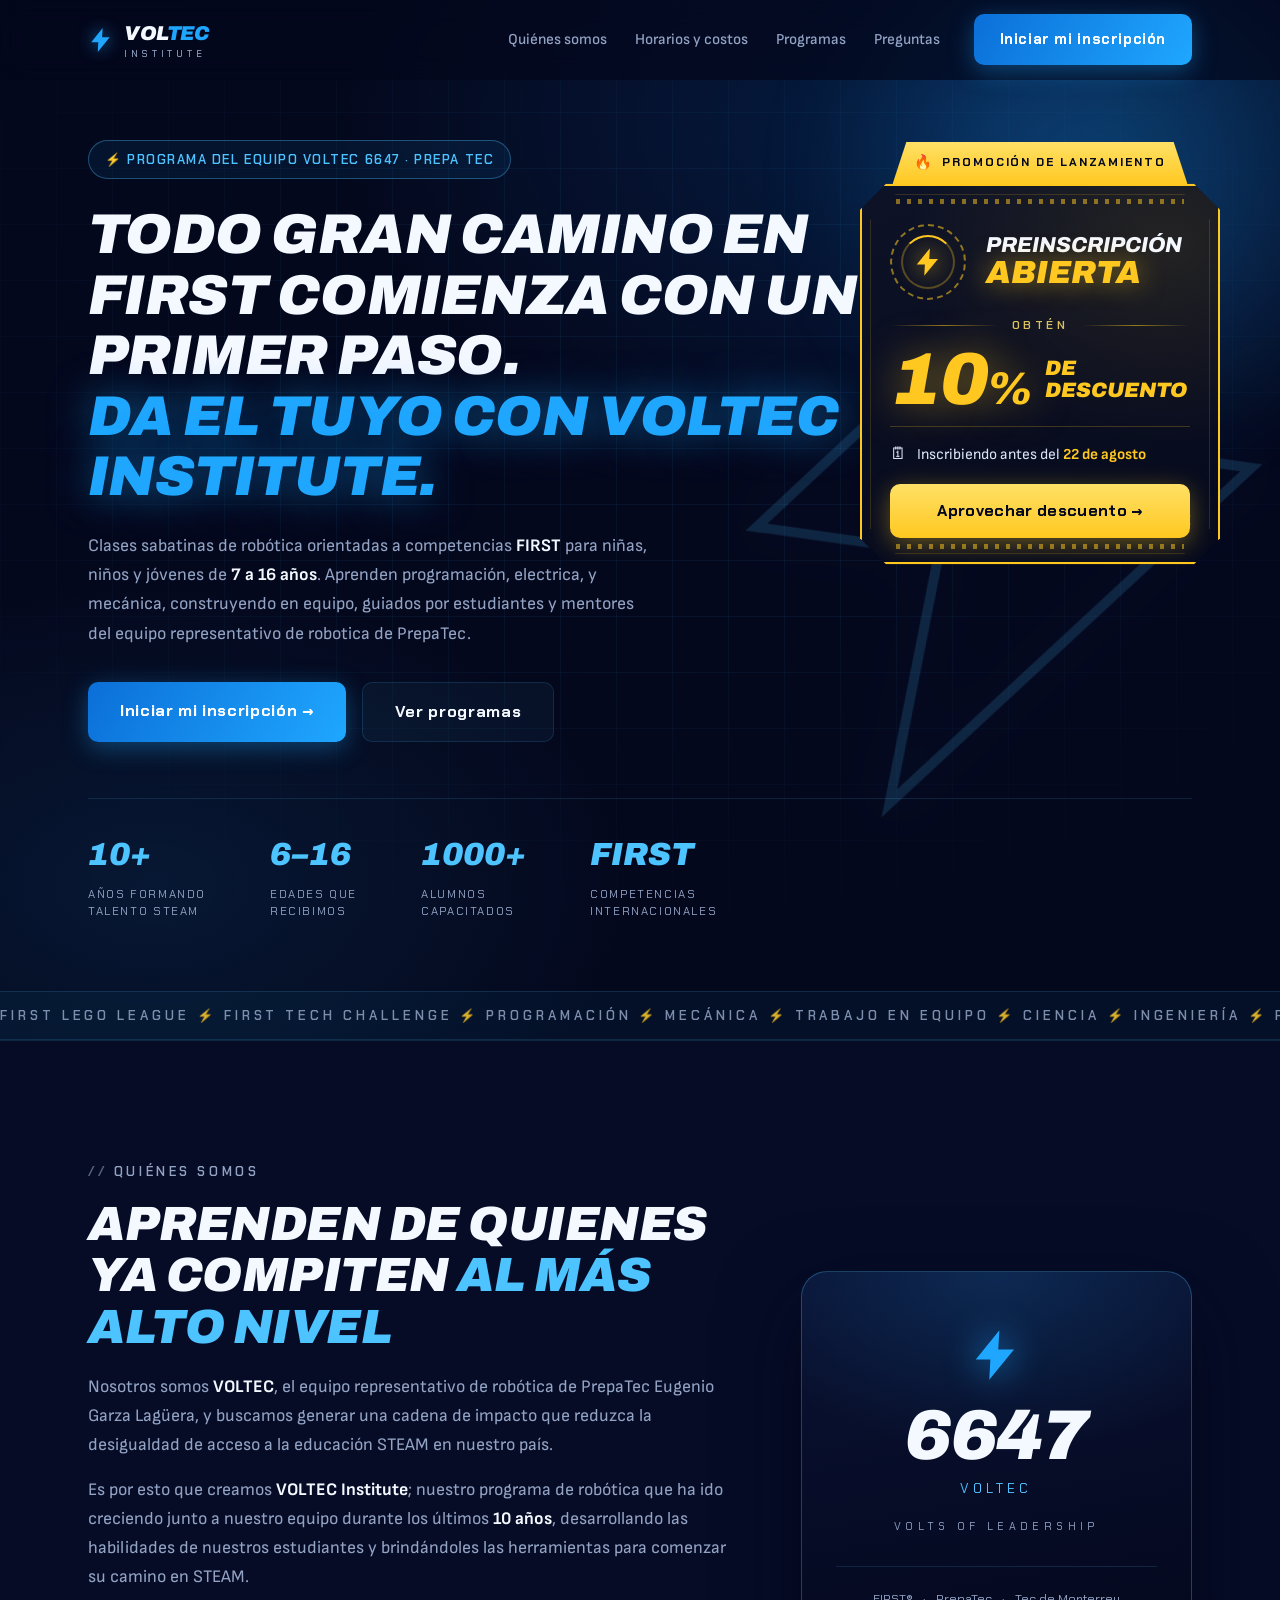
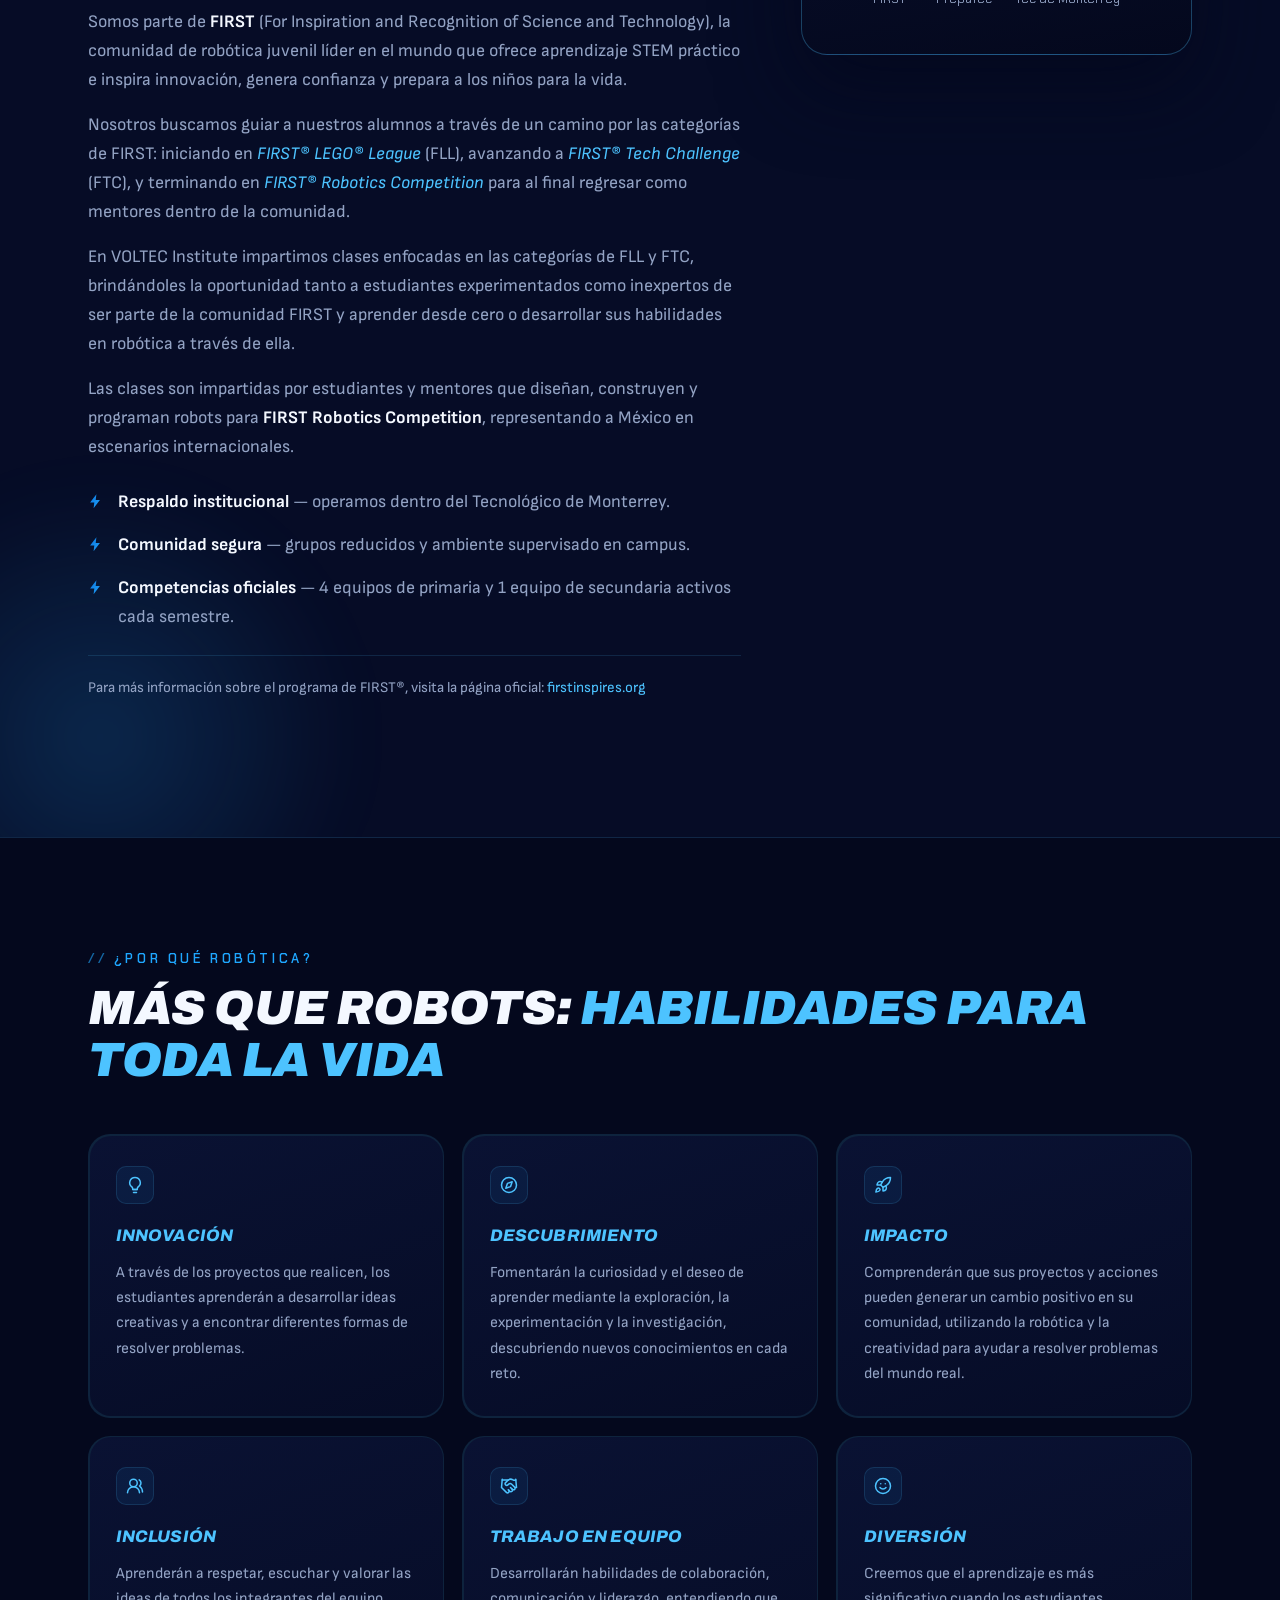
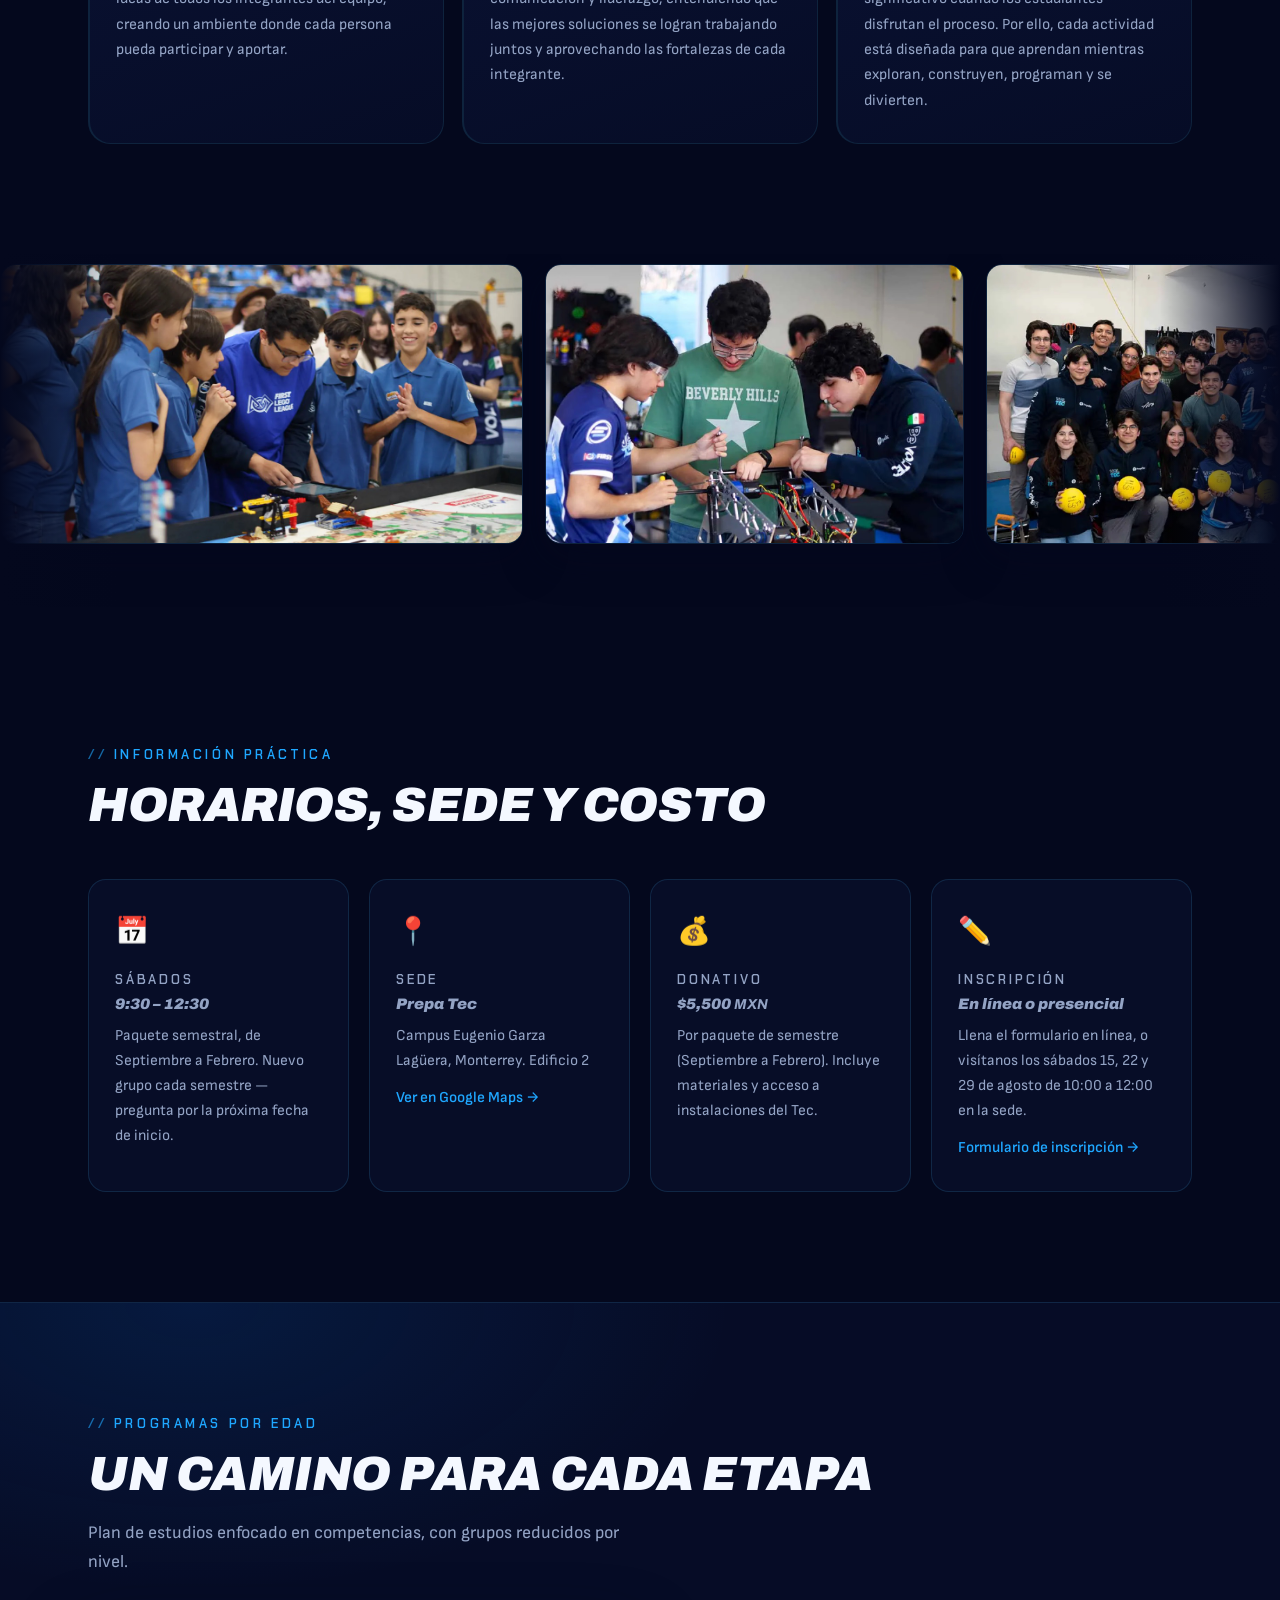
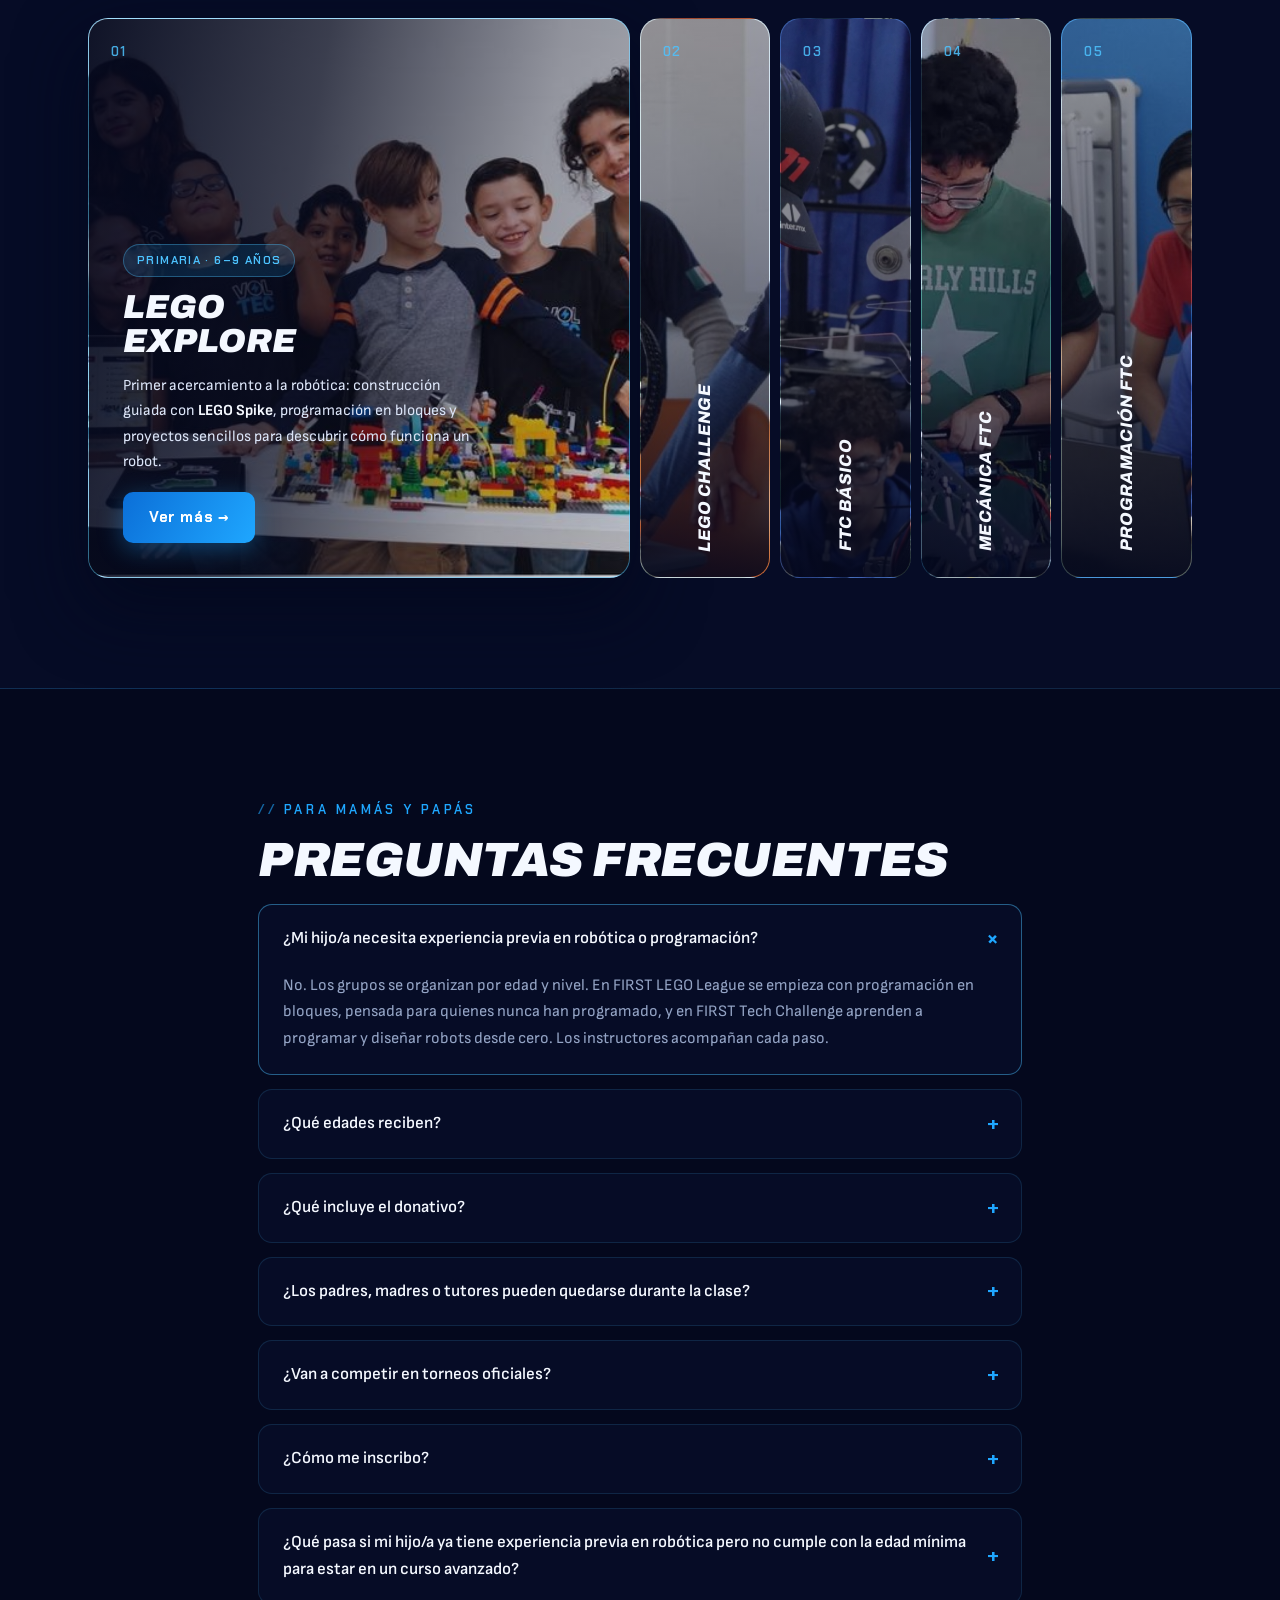
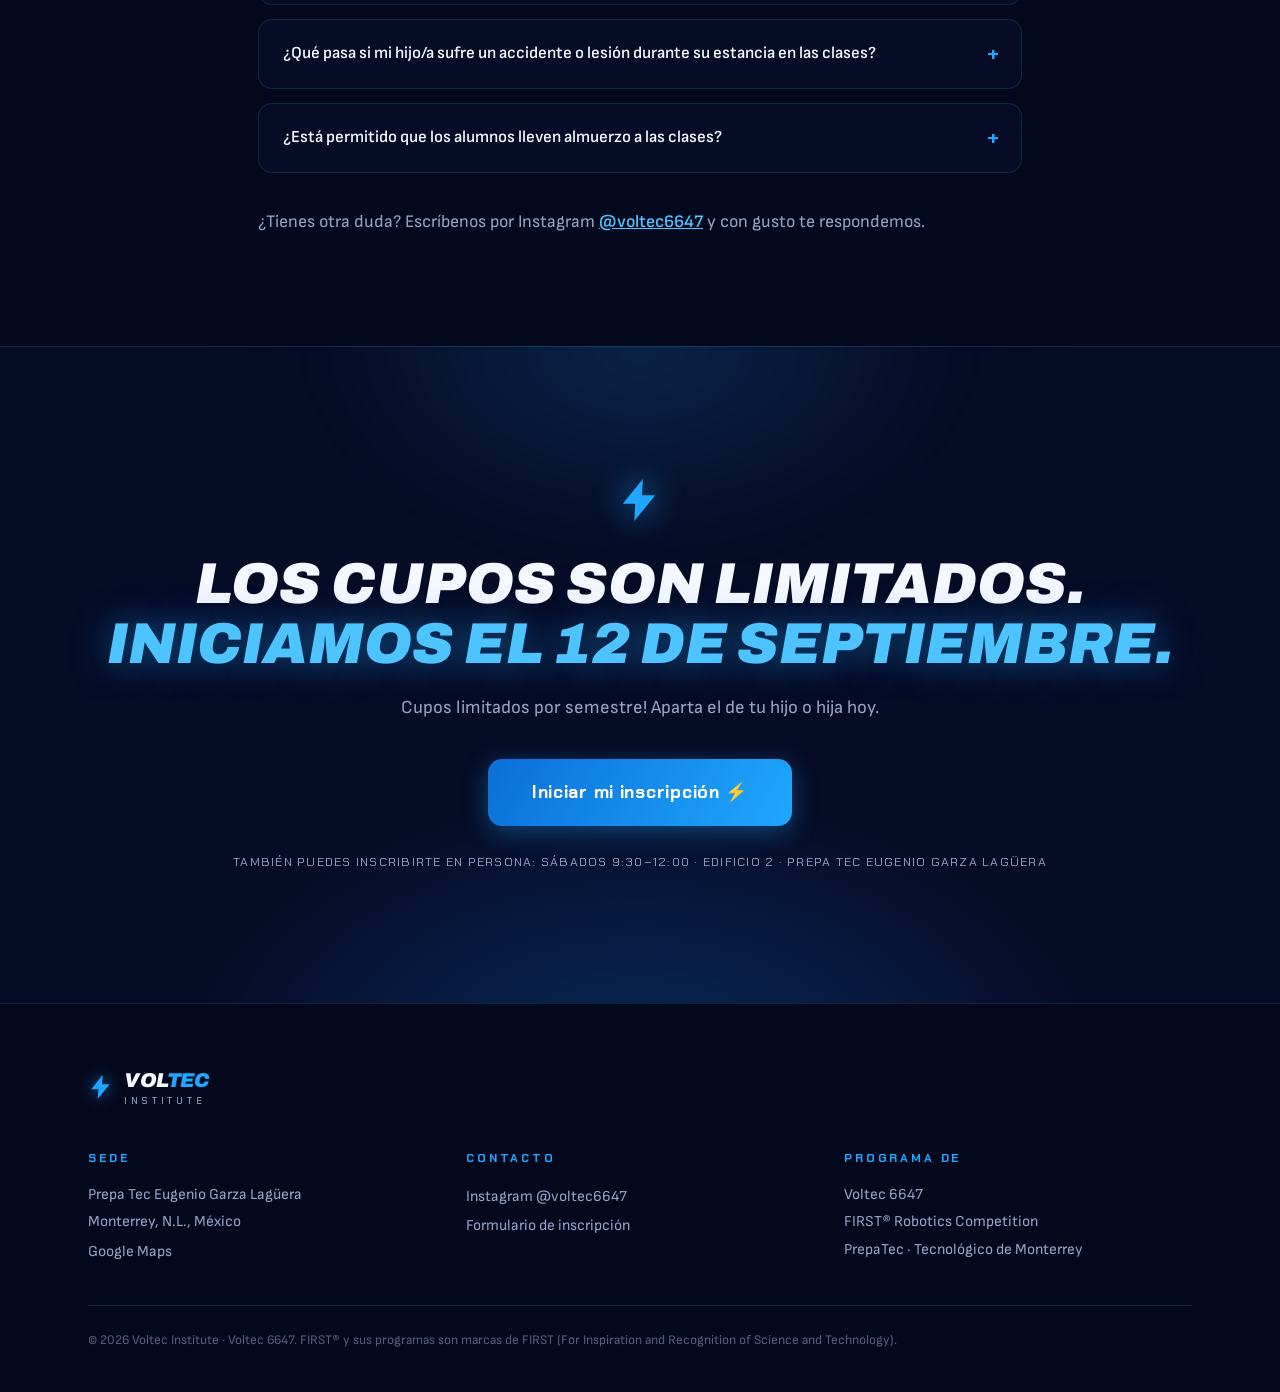
<file: index.html>
<!DOCTYPE html>
<html lang="es">
<head>
<meta charset="UTF-8">
<meta name="viewport" content="width=device-width, initial-scale=1.0">
<title>Voltec Institute — Robótica FIRST para niñas, niños y jóvenes | Monterrey</title>
<meta name="description" content="Clases de robótica orientadas a competencias FIRST para niñas, niños y jóvenes de 7 a 16 años. Impartidas por el equipo Voltec 6647 en la Prepa Tec Eugenio Garza Lagüera, Monterrey.">
<link rel="preconnect" href="https://fonts.googleapis.com">
<link rel="preconnect" href="https://fonts.gstatic.com" crossorigin>
<link href="https://fonts.googleapis.com/css2?family=Archivo:ital,wght@0,400;0,600;0,700;1,800;1,900&family=Chakra+Petch:wght@400;500;600;700&family=Sofia+Sans:ital,wght@0,300;0,400;0,500;0,600;0,700;1,400&display=swap" rel="stylesheet">
<link rel="stylesheet" href="styles.css">
<link rel="icon" type="image/svg+xml" href="favicon.svg">
</head>
<body>

<!-- ══════════ NAV ══════════ -->
<header class="nav" id="nav">
  <div class="nav__inner">
    <a href="#inicio" class="nav__brand">
      <svg class="nav__bolt" viewBox="0 0 24 24" aria-hidden="true"><path d="M13.5 1 3 14h6.5L9 23 20 9.5h-7L13.5 1z"/></svg>
      <span class="nav__wordmark">VOL<em>TEC</em> <small>institute</small></span>
    </a>
    <nav class="nav__links" aria-label="Navegación principal">
      <a href="#equipo">Quiénes somos</a>
      <a href="#detalles">Horarios y costos</a>
      <a href="#programas">Programas</a>
      <a href="#faq">Preguntas</a>
    </nav>
    <a class="btn btn--solid nav__cta" href="https://forms.gle/gibTbr4Ch8bQDQcL7" target="_blank" rel="noopener">Iniciar mi inscripción</a>
    <button class="nav__burger" id="burger" aria-label="Abrir menú" aria-expanded="false">
      <span></span><span></span><span></span>
    </button>
  </div>
  <div class="nav__mobile" id="mobileMenu">
    <a href="#equipo">Quiénes somos</a>
    <a href="#detalles">Horarios y costos</a>
    <a href="#programas">Programas</a>
    <a href="#faq">Preguntas</a>
    <a class="btn btn--solid" href="https://forms.gle/gibTbr4Ch8bQDQcL7" target="_blank" rel="noopener">Iniciar mi inscripción</a>
  </div>
</header>

<!-- ══════════ HERO ══════════ -->
<section class="hero" id="inicio">
  <div class="hero__grid" aria-hidden="true"></div>
  <div class="hero__glow" aria-hidden="true"></div>
  <svg class="hero__boltbg" viewBox="0 0 24 24" aria-hidden="true"><path d="M13.5 1 3 14h6.5L9 23 20 9.5h-7L13.5 1z"/></svg>

  <div class="hero__inner">
    <p class="hero__kicker reveal"><span class="tag">⚡ Programa del equipo Voltec 6647 · Prepa Tec</span></p>
    <h1 class="hero__title">
      <span class="reveal d1">Todo gran camino en FIRST comienza con un primer paso.</span>
      <span class="hero__title-electric reveal d2">Da el tuyo con VOLTEC Institute.</span>
    </h1>
    <p class="hero__sub reveal d4">Clases sabatinas de robótica orientadas a competencias <strong>FIRST</strong> para niñas, niños y jóvenes de <strong>7 a 16 años</strong>. Aprenden programación, electrica, y mecánica, construyendo en equipo, guiados por estudiantes y mentores del equipo representativo de robotica de PrepaTec.</p>
    <div class="hero__actions reveal d5">
      <a class="btn btn--solid btn--lg" href="https://forms.gle/gibTbr4Ch8bQDQcL7" target="_blank" rel="noopener">Iniciar mi inscripción →</a>
      <a class="btn btn--ghost btn--lg" href="#programas">Ver programas</a>
    </div>

    <!-- Pop-out de preinscripción -->
    <aside class="promo" id="promo" hidden>
      <div class="promo__tab">
        <span class="promo__flame">🔥</span> Promoción de lanzamiento
      </div>

      <div class="promo__frame">
        <span class="promo__dots promo__dots--top" aria-hidden="true"></span>
        <span class="promo__dots promo__dots--bottom" aria-hidden="true"></span>

        <div class="promo__body">
          <div class="promo__dial" aria-hidden="true">
            <span class="promo__ring"></span>
            <span class="promo__ring promo__ring--inner"></span>
            <svg class="promo__bolt" viewBox="0 0 24 24"><path d="M13.5 1 3 14h6.5L9 23 20 9.5h-7L13.5 1z"/></svg>
          </div>

          <div class="promo__headings">
            <p class="promo__eyebrow">Preinscripción</p>
            <p class="promo__status">Abierta</p>
          </div>
        </div>

        <div class="promo__rule"><span>Obtén</span></div>

        <p class="promo__offer">
          <span class="promo__pct">10<em>%</em></span>
          <span class="promo__off">de<br>descuento</span>
        </p>

        <p class="promo__deadline">
          <span class="promo__cal" aria-hidden="true">🗓</span>
          <span>Inscribiendo antes del <strong>22 de agosto</strong></span>
        </p>

        <a class="promo__cta" href="https://forms.gle/gibTbr4Ch8bQDQcL7" target="_blank" rel="noopener">
          Aprovechar descuento →
        </a>

        <svg class="promo__chip" viewBox="0 0 40 40" aria-hidden="true">
          <rect x="11" y="11" width="18" height="18" rx="3"/>
          <path d="M16 11V6M24 11V6M16 34v-5M24 34v-5M11 16H6M11 24H6M34 16h-5M34 24h-5"/>
        </svg>
      </div>
    </aside>

    <dl class="hero__stats reveal d6">
      <div><dt>10+</dt><dd>años formando<br>talento STEAM</dd></div>
      <div><dt>6–16</dt><dd>edades que<br>recibimos</dd></div>
      <div><dt>1000+</dt><dd>Alumnos<br>capacitados</dd></div>
      <div><dt>FIRST</dt><dd>competencias<br>internacionales</dd></div>
    </dl>
  </div>

  <div class="hero__marquee" aria-hidden="true">
    <div class="hero__marquee-track">
      <span>FIRST LEGO LEAGUE ⚡ FIRST TECH CHALLENGE ⚡ PROGRAMACIÓN ⚡ MECÁNICA ⚡ TRABAJO EN EQUIPO ⚡ CIENCIA ⚡ INGENIERÍA ⚡&nbsp;</span>
      <span>FIRST LEGO LEAGUE ⚡ FIRST TECH CHALLENGE ⚡ PROGRAMACIÓN ⚡ MECÁNICA ⚡ TRABAJO EN EQUIPO ⚡ CIENCIA ⚡ INGENIERÍA ⚡&nbsp;</span>
    </div>
  </div>
</section>

<!-- ══════════ EQUIPO / CONFIANZA ══════════ -->
<section class="team" id="equipo">
  <div class="team__glow" aria-hidden="true"></div>
  <div class="container team__inner">
    <div class="team__text">
      <p class="eyebrow">Quiénes somos</p>
      <h2 class="h2">Aprenden de quienes ya compiten <em>al más alto nivel</em></h2>
      <p>Nosotros somos <strong>VOLTEC</strong>, el equipo representativo de robótica de PrepaTec Eugenio Garza Lagüera, y buscamos generar una cadena de impacto que reduzca la desigualdad de acceso a la educación STEAM en nuestro país.</p>
      <p>Es por esto que creamos <strong>VOLTEC Institute</strong>; nuestro programa de robótica que ha ido creciendo junto a nuestro equipo durante los últimos <strong>10 años</strong>, desarrollando las habilidades de nuestros estudiantes y brindándoles las herramientas para comenzar su camino en STEAM.</p>
      <p>Somos parte de <strong>FIRST</strong> (For Inspiration and Recognition of Science and Technology), la comunidad de robótica juvenil líder en el mundo que ofrece aprendizaje STEM práctico e inspira innovación, genera confianza y prepara a los niños para la vida.</p>
      <p>Nosotros buscamos guiar a nuestros alumnos a través de un camino por las categorías de FIRST: iniciando en <em>FIRST® LEGO® League</em> (FLL), avanzando a <em>FIRST® Tech Challenge</em> (FTC), y terminando en <em>FIRST® Robotics Competition</em> para al final regresar como mentores dentro de la comunidad.</p>
      <p>En VOLTEC Institute impartimos clases enfocadas en las categorías de FLL y FTC, brindándoles la oportunidad tanto a estudiantes experimentados como inexpertos de ser parte de la comunidad FIRST y aprender desde cero o desarrollar sus habilidades en robótica a través de ella.</p>
      <p>Las clases son impartidas por estudiantes y mentores que diseñan, construyen y programan robots para <strong>FIRST Robotics Competition</strong>, representando a México en escenarios internacionales.</p>
      <ul class="team__points">
        <li><strong>Respaldo institucional</strong> — operamos dentro del Tecnológico de Monterrey.</li>
        <li><strong>Comunidad segura</strong> — grupos reducidos y ambiente supervisado en campus.</li>
        <li><strong>Competencias oficiales</strong> — 4 equipos de primaria y 1 equipo de secundaria activos cada semestre.</li>
      </ul>
      <p class="team__more">Para más información sobre el programa de FIRST®, visita la página oficial: <a href="https://www.firstinspires.org" target="_blank" rel="noopener">firstinspires.org</a></p>
    </div>
    <div class="team__card">
      <svg class="team__bolt" viewBox="0 0 24 24" aria-hidden="true"><path d="M13.5 1 3 14h6.5L9 23 20 9.5h-7L13.5 1z"/></svg>
      <p class="team__num">6647</p>
      <p class="team__label">Voltec</p>
      <p class="team__motto">VOLTS OF LEADERSHIP</p>
      <div class="team__logos">
        <span>FIRST®</span><span>·</span><span>PrepaTec</span><span>·</span><span>Tec de Monterrey</span>
      </div>
    </div>
  </div>
</section>

<!-- ══════════ POR QUÉ ══════════ -->
<section class="why">
  <div class="container">
    <p class="eyebrow">¿Por qué robótica?</p>
    <h2 class="h2">Más que robots: <em>habilidades para toda la vida</em></h2>
    <ul class="glow-grid">
      <li class="glow-item">
        <div class="glow-card">
          <div class="glow-card__spot" aria-hidden="true"></div>
          <div class="glow-card__inner">
          <div class="glow-card__icon" aria-hidden="true">
            <svg viewBox="0 0 24 24" fill="none" stroke="currentColor" stroke-width="2" stroke-linecap="round" stroke-linejoin="round"><path d="M9 18h6"/><path d="M10 22h4"/><path d="M12 2a7 7 0 0 0-4.24 12.6c.6.47.99 1.2 1.09 1.97L9 18h6l.15-1.43c.1-.77.49-1.5 1.09-1.97A7 7 0 0 0 12 2Z"/></svg>
          </div>
          <div class="glow-card__body">
            <h3>Innovación</h3>
            <p>A través de los proyectos que realicen, los estudiantes aprenderán a desarrollar ideas creativas y a encontrar diferentes formas de resolver problemas.</p>
          </div>
          </div>
        </div>
      </li>
      <li class="glow-item">
        <div class="glow-card">
          <div class="glow-card__spot" aria-hidden="true"></div>
          <div class="glow-card__inner">
          <div class="glow-card__icon" aria-hidden="true">
            <svg viewBox="0 0 24 24" fill="none" stroke="currentColor" stroke-width="2" stroke-linecap="round" stroke-linejoin="round"><circle cx="12" cy="12" r="10"/><polygon points="16.24 7.76 14.12 14.12 7.76 16.24 9.88 9.88 16.24 7.76"/></svg>
          </div>
          <div class="glow-card__body">
            <h3>Descubrimiento</h3>
            <p>Fomentarán la curiosidad y el deseo de aprender mediante la exploración, la experimentación y la investigación, descubriendo nuevos conocimientos en cada reto.</p>
          </div>
          </div>
        </div>
      </li>
      <li class="glow-item">
        <div class="glow-card">
          <div class="glow-card__spot" aria-hidden="true"></div>
          <div class="glow-card__inner">
          <div class="glow-card__icon" aria-hidden="true">
            <svg viewBox="0 0 24 24" fill="none" stroke="currentColor" stroke-width="2" stroke-linecap="round" stroke-linejoin="round"><path d="M4.5 16.5c-1.5 1.26-2 5-2 5s3.74-.5 5-2c.71-.84.7-2.13-.09-2.91a2.18 2.18 0 0 0-2.91-.09z"/><path d="m12 15-3-3a22 22 0 0 1 2-3.95A12.88 12.88 0 0 1 22 2c0 2.72-.78 7.5-6 11a22.35 22.35 0 0 1-4 2z"/><path d="M9 12H4s.55-3.03 2-4c1.62-1.08 5 0 5 0"/><path d="M12 15v5s3.03-.55 4-2c1.08-1.62 0-5 0-5"/></svg>
          </div>
          <div class="glow-card__body">
            <h3>Impacto</h3>
            <p>Comprenderán que sus proyectos y acciones pueden generar un cambio positivo en su comunidad, utilizando la robótica y la creatividad para ayudar a resolver problemas del mundo real.</p>
          </div>
          </div>
        </div>
      </li>
      <li class="glow-item">
        <div class="glow-card">
          <div class="glow-card__spot" aria-hidden="true"></div>
          <div class="glow-card__inner">
          <div class="glow-card__icon" aria-hidden="true">
            <svg viewBox="0 0 24 24" fill="none" stroke="currentColor" stroke-width="2" stroke-linecap="round" stroke-linejoin="round"><path d="M18 21a8 8 0 0 0-16 0"/><circle cx="10" cy="8" r="5"/><path d="M22 20c0-3.37-2-6.5-4-8a5 5 0 0 0-.45-8.3"/></svg>
          </div>
          <div class="glow-card__body">
            <h3>Inclusión</h3>
            <p>Aprenderán a respetar, escuchar y valorar las ideas de todos los integrantes del equipo, creando un ambiente donde cada persona pueda participar y aportar.</p>
          </div>
          </div>
        </div>
      </li>
      <li class="glow-item">
        <div class="glow-card">
          <div class="glow-card__spot" aria-hidden="true"></div>
          <div class="glow-card__inner">
          <div class="glow-card__icon" aria-hidden="true">
            <svg viewBox="0 0 24 24" fill="none" stroke="currentColor" stroke-width="2" stroke-linecap="round" stroke-linejoin="round"><path d="m11 17 2 2a1 1 0 1 0 3-3"/><path d="m14 14 2.5 2.5a1 1 0 1 0 3-3l-3.88-3.88a3 3 0 0 0-4.24 0l-.88.88a1 1 0 1 1-3-3l2.81-2.81a5.79 5.79 0 0 1 7.06-.87l.47.28a2 2 0 0 0 1.42.25L21 4"/><path d="m21 3 1 11h-2"/><path d="M3 3 2 14l6.5 6.5a1 1 0 1 0 3-3"/><path d="M3 4h8"/></svg>
          </div>
          <div class="glow-card__body">
            <h3>Trabajo en equipo</h3>
            <p>Desarrollarán habilidades de colaboración, comunicación y liderazgo, entendiendo que las mejores soluciones se logran trabajando juntos y aprovechando las fortalezas de cada integrante.</p>
          </div>
          </div>
        </div>
      </li>
      <li class="glow-item">
        <div class="glow-card">
          <div class="glow-card__spot" aria-hidden="true"></div>
          <div class="glow-card__inner">
          <div class="glow-card__icon" aria-hidden="true">
            <svg viewBox="0 0 24 24" fill="none" stroke="currentColor" stroke-width="2" stroke-linecap="round" stroke-linejoin="round"><circle cx="12" cy="12" r="10"/><path d="M8 14s1.5 2 4 2 4-2 4-2"/><line x1="9" y1="9" x2="9.01" y2="9"/><line x1="15" y1="9" x2="15.01" y2="9"/></svg>
          </div>
          <div class="glow-card__body">
            <h3>Diversión</h3>
            <p>Creemos que el aprendizaje es más significativo cuando los estudiantes disfrutan el proceso. Por ello, cada actividad está diseñada para que aprendan mientras exploran, construyen, programan y se divierten.</p>
          </div>
          </div>
        </div>
      </li>
    </ul>
  </div>
</section>

<!-- ══════════ GALERÍA ══════════ -->
<section class="gallery" aria-label="Fotos de Voltec Institute">
  <div class="gallery__track">
    <div class="gallery__set">
      <img src="img/foto-1.jpg" alt="Alumnos de Voltec en competencia FIRST LEGO League" loading="lazy" onerror="this.remove()">
      <img src="img/foto-2.jpg" alt="Estudiantes construyendo un robot FTC" loading="lazy" onerror="this.remove()">
      <img src="img/foto-3.jpg" alt="Equipo Voltec 6647" loading="lazy" onerror="this.remove()">
      <img src="img/foto-4.jpg" alt="Alumnos premiados en FIRST LEGO League México" loading="lazy" onerror="this.remove()">
      <img src="img/foto-5.jpg" alt="Clases de robótica en Voltec Institute" loading="lazy" onerror="this.remove()">
      <img src="img/foto-6.jpg" alt="Niños programando con LEGO Spike" loading="lazy" onerror="this.remove()">
      <img src="img/foto-7.jpg" alt="Instructores de Voltec con alumnos" loading="lazy" onerror="this.remove()">
      <img src="img/foto-8.jpg" alt="Comunidad de Voltec Institute" loading="lazy" onerror="this.remove()">
      <img src="img/foto-9.jpg" alt="Actividades de Voltec Institute" loading="lazy" onerror="this.remove()">
    </div>
    <div class="gallery__set" aria-hidden="true">
      <img src="img/foto-1.jpg" alt="" loading="lazy" onerror="this.remove()">
      <img src="img/foto-2.jpg" alt="" loading="lazy" onerror="this.remove()">
      <img src="img/foto-3.jpg" alt="" loading="lazy" onerror="this.remove()">
      <img src="img/foto-4.jpg" alt="" loading="lazy" onerror="this.remove()">
      <img src="img/foto-5.jpg" alt="" loading="lazy" onerror="this.remove()">
      <img src="img/foto-6.jpg" alt="" loading="lazy" onerror="this.remove()">
      <img src="img/foto-7.jpg" alt="" loading="lazy" onerror="this.remove()">
      <img src="img/foto-8.jpg" alt="" loading="lazy" onerror="this.remove()">
      <img src="img/foto-9.jpg" alt="" loading="lazy" onerror="this.remove()">
    </div>
  </div>
</section>

<!-- ══════════ DETALLES ══════════ -->
<section class="details" id="detalles">
  <div class="container">
    <p class="eyebrow">Información práctica</p>
    <h2 class="h2">Horarios, sede y costo</h2>
    <div class="details__grid">
      <div class="detail">
        <div class="detail__icon">📅</div>
        <h3>Sábados</h3>
        <p class="detail__big">9:30 – 12:30</p>
        <p>Paquete semestral, de Septiembre a Febrero. Nuevo grupo cada semestre — pregunta por la próxima fecha de inicio.</p>
      </div>
      <div class="detail">
        <div class="detail__icon">📍</div>
        <h3>Sede</h3>
        <p class="detail__big">Prepa Tec</p>
        <p>Campus Eugenio Garza Lagüera, Monterrey. Edificio 2</p>
        <a class="detail__link" href="https://maps.app.goo.gl/XyMqTi9tieTk6t7EA" target="_blank" rel="noopener">Ver en Google Maps →</a>
      </div>
      <div class="detail">
        <div class="detail__icon">💰</div>
        <h3>Donativo</h3>
        <p class="detail__big">$5,500 <span>MXN</span></p>
        <p>Por paquete de semestre (Septiembre a Febrero). Incluye materiales y acceso a instalaciones del Tec.</p>
      </div>
      <div class="detail">
        <div class="detail__icon">✏️</div>
        <h3>Inscripción</h3>
        <p class="detail__big">En línea o presencial</p>
        <p>Llena el formulario en línea, o visítanos los sábados 15, 22 y 29 de agosto de 10:00 a 12:00 en la sede.</p>
        <a class="detail__link" href="https://forms.gle/gibTbr4Ch8bQDQcL7" target="_blank" rel="noopener">Formulario de inscripción →</a>
      </div>
    </div>
  </div>
</section>

<!-- ══════════ PROGRAMAS ══════════ -->
<section class="programs" id="programas">
  <div class="container">
    <p class="eyebrow">Programas por edad</p>
    <h2 class="h2">Un camino para cada etapa</h2>
    <p class="lead">Plan de estudios enfocado en competencias, con grupos reducidos por nivel.</p>

    <div class="stages">
      <button class="stage is-active" data-stage style="background-image:url('img/foto-10.jpg')">
        <span class="stage__num">01</span>
        <span class="stage__label">LEGO Explore</span>
        <div class="stage__panel">
          <span class="stage__badge">Primaria · 6–9 años</span>
          <h3 class="stage__title">LEGO<br>Explore</h3>
          <p class="stage__desc">Primer acercamiento a la robótica: construcción guiada con <strong>LEGO Spike</strong>, programación en bloques y proyectos sencillos para descubrir cómo funciona un robot.</p>
          <a class="btn btn--solid stage__cta" href="pages/lego-explorer.html">Ver más →</a>
        </div>
      </button>

      <button class="stage" data-stage style="background-image:url(img/foto-13.jpg)">
        <span class="stage__num">02</span>
        <span class="stage__label">LEGO Challenge</span>
        <div class="stage__panel">
          <span class="stage__badge">Secundaria · 11–16 años</span>
          <h3 class="stage__title">LEGO<br>Challenge</h3>
          <p class="stage__desc">Equipos de competencia <strong>FIRST LEGO League Challenge</strong>: retos de misión, proyecto de innovación con maqueta funcional y preparación para torneos oficiales.</p>
          <a class="btn btn--solid stage__cta" href="pages/lego-challenge.html">Ver más →</a>
        </div>
      </button>

      <button class="stage" data-stage style="background-image:url(img/foto-6.jpg)">
        <span class="stage__num">03</span>
        <span class="stage__label">FTC Básico</span>
        <div class="stage__panel">
          <span class="stage__badge">Secundaria · 13–16 años</span>
          <h3 class="stage__title">FTC<br>Básico</h3>
          <p class="stage__desc">Curso principiante de <strong>FIRST Tech Challenge</strong>: mecánica, programación y eléctrica con un robot kit — la puerta de entrada a las especializaciones FTC.</p>
          <a class="btn btn--solid stage__cta" href="pages/ftc-basico.html">Ver más →</a>
        </div>
      </button>

      <button class="stage" data-stage style="background-image:url(img/foto-2.jpg)">
        <span class="stage__num">04</span>
        <span class="stage__label">Mecánica FTC</span>
        <div class="stage__panel">
          <span class="stage__badge">Secundaria · 13–16 años</span>
          <h3 class="stage__title">Mecánica<br>FTC</h3>
          <p class="stage__desc">Especialización en diseño, manufactura y ensamblaje de robots <strong>FTC</strong> — para quienes ya completaron FTC Básico.</p>
          <a class="btn btn--solid stage__cta" href="pages/mecanica.html">Ver más →</a>
        </div>
      </button>

      <button class="stage" data-stage style="background-image:url('img/foto-11.jpg')">
        <span class="stage__num">05</span>
        <span class="stage__label">Programación FTC</span>
        <div class="stage__panel">
          <span class="stage__badge">Secundaria · 13–16 años</span>
          <h3 class="stage__title">Programación<br>y Eléctrica FTC</h3>
          <p class="stage__desc">Especialización en comandos, subsistemas, autónomos complejos y <strong>PID</strong> — para quienes ya completaron FTC Básico.</p>
          <a class="btn btn--solid stage__cta" href="pages/programacion.html">Ver más →</a>
        </div>
      </button>
    </div>
  </div>
</section>

<!-- ══════════ FAQ ══════════ -->
<section class="faq" id="faq">
  <div class="container container--narrow">
    <p class="eyebrow">Para mamás y papás</p>
    <h2 class="h2">Preguntas frecuentes</h2>

    <details class="faq__item" open>
      <summary>¿Mi hijo/a necesita experiencia previa en robótica o programación?</summary>
      <p>No. Los grupos se organizan por edad y nivel. En FIRST LEGO League se empieza con programación en bloques, pensada para quienes nunca han programado, y en FIRST Tech Challenge aprenden a programar y diseñar robots desde cero. Los instructores acompañan cada paso.</p>
    </details>
    <details class="faq__item">
      <summary>¿Qué edades reciben?</summary>
      <p>De 7 a 16 años: primaria y 1º de secundaria entran a FIRST LEGO League; 2º y 3º de secundaria a FIRST Tech Challenge, con opción de especializarse en Java o mecánica.</p>
    </details>
    <details class="faq__item">
      <summary>¿Qué incluye el donativo?</summary>
      <p>El donativo de $5,500 MXN cubre el semestre completo (Septiembre a Febrero) de sesiones sabatinas de 3 horas, el uso de materiales, el uniforme y las instalaciones de la Prepa Tec. No necesitas comprar equipo.</p>
    </details>
    <details class="faq__item">
      <summary>¿Los padres, madres o tutores pueden quedarse durante la clase?</summary>
      <p>Dentro del salón no pueden ingresar el padre, madre o tutor, por lo que es necesario que las familias se aseguren que el alumno cuenta con la disciplina y comportamiento adecuado para permanecer dentro del salón sin su acompañamiento. En caso de querer permanecer dentro de la preparatoria, los padres de familia pueden esperar en la plaza común de la institución, ubicada al aire libre.</p>
    </details>
    <details class="faq__item">
      <summary>¿Van a competir en torneos oficiales?</summary>
      <p>El plan de estudios está orientado a competencias FIRST. Los equipos que se preparan durante el semestre pueden participar en torneos y eventos de exhibición; los instructores informan fechas y requisitos a cada grupo.</p>
    </details>
    <details class="faq__item">
      <summary>¿Cómo me inscribo?</summary>
      <p>En línea llenando <a href="https://forms.gle/gibTbr4Ch8bQDQcL7" target="_blank" rel="noopener">el formulario de inscripción</a>, o en persona los sábados de 9:30 a 12:00 en el edificio 2 de la Prepa Tec Eugenio Garza Lagüera.</p>
    </details>
    <details class="faq__item">
      <summary>¿Qué pasa si mi hijo/a ya tiene experiencia previa en robótica pero no cumple con la edad mínima para estar en un curso avanzado?</summary>
      <p>Se llevará a cabo un diagnóstico a los alumnos aspirantes en donde se evaluará el nivel de experiencia en el área. Si el alumno no cumple con la edad mínima de la categoría, pero cuenta con la experiencia, caerá en consideración del padre, madre o tutor que el alumno comparta el salón de clase con compañeros mayores.</p>
    </details>
    <details class="faq__item">
      <summary>¿Qué pasa si mi hijo/a sufre un accidente o lesión durante su estancia en las clases?</summary>
      <p>En este caso se avisaría de manera inmediata al padre, madre o tutor a cargo del alumno y la atención será responsabilidad de los mismos, haciendo uso de su seguro médico personal.</p>
    </details>
    <details class="faq__item">
      <summary>¿Está permitido que los alumnos lleven almuerzo a las clases?</summary>
      <p>Sí, es permitido y recomendado que los niños traigan su propio almuerzo, ya que nuestra preparatoria no cuenta con servicios de alimentos los fines de semana (lo único que se encuentra son máquinas expendedoras con snacks saludables). Cualquier alimento que el alumno lleve o compre puede consumirse durante su receso de 30 minutos, de 11:00 a 11:30, todos los sábados.</p>
    </details>

    <div class="faq__more">
      <p>¿Tienes otra duda? Escríbenos por Instagram <a href="https://www.instagram.com/voltec6647/" target="_blank" rel="noopener">@voltec6647</a> y con gusto te respondemos.</p>
    </div>
  </div>
</section>

<!-- ══════════ CTA FINAL ══════════ -->
<section class="cta">
  <div class="cta__glow" aria-hidden="true"></div>
  <div class="container cta__inner">
    <svg class="cta__bolt" viewBox="0 0 24 24" aria-hidden="true"><path d="M13.5 1 3 14h6.5L9 23 20 9.5h-7L13.5 1z"/></svg>
    <h2 class="cta__title">Los cupos son limitados.<br><span>Iniciamos el 12 de septiembre.</span></h2>
    <p class="cta__sub">Cupos limitados por semestre! Aparta el de tu hijo o hija hoy.</p>
    <a class="btn btn--solid btn--xl" href="https://forms.gle/gibTbr4Ch8bQDQcL7" target="_blank" rel="noopener">Iniciar mi inscripción ⚡</a>
    <p class="cta__alt">También puedes inscribirte en persona: sábados 9:30–12:00 · Edificio 2 · Prepa Tec Eugenio Garza Lagüera</p>
  </div>
</section>

<!-- ══════════ FOOTER ══════════ -->
<footer class="footer">
  <div class="container footer__inner">
    <div class="footer__brand">
      <svg class="nav__bolt" viewBox="0 0 24 24" aria-hidden="true"><path d="M13.5 1 3 14h6.5L9 23 20 9.5h-7L13.5 1z"/></svg>
      <span class="nav__wordmark">VOL<em>TEC</em> <small>institute</small></span>
    </div>
    <div class="footer__cols">
      <div>
        <h4>Sede</h4>
        <p>Prepa Tec Eugenio Garza Lagüera<br>Monterrey, N.L., México</p>
        <a href="https://maps.app.goo.gl/XyMqTi9tieTk6t7EA" target="_blank" rel="noopener">Google Maps</a>
      </div>
      <div>
        <h4>Contacto</h4>
        <a href="https://www.instagram.com/voltec6647/" target="_blank" rel="noopener">Instagram @voltec6647</a><br>
        <a href="https://forms.gle/gibTbr4Ch8bQDQcL7" target="_blank" rel="noopener">Formulario de inscripción</a>
      </div>
      <div>
        <h4>Programa de</h4>
        <p>Voltec 6647<br>FIRST® Robotics Competition<br>PrepaTec · Tecnológico de Monterrey</p>
      </div>
    </div>
    <p class="footer__legal">© 2026 Voltec Institute · Voltec 6647. FIRST® y sus programas son marcas de FIRST (For Inspiration and Recognition of Science and Technology).</p>
  </div>
</footer>

<script src="script.js"></script>
</body>
</html>
</file>
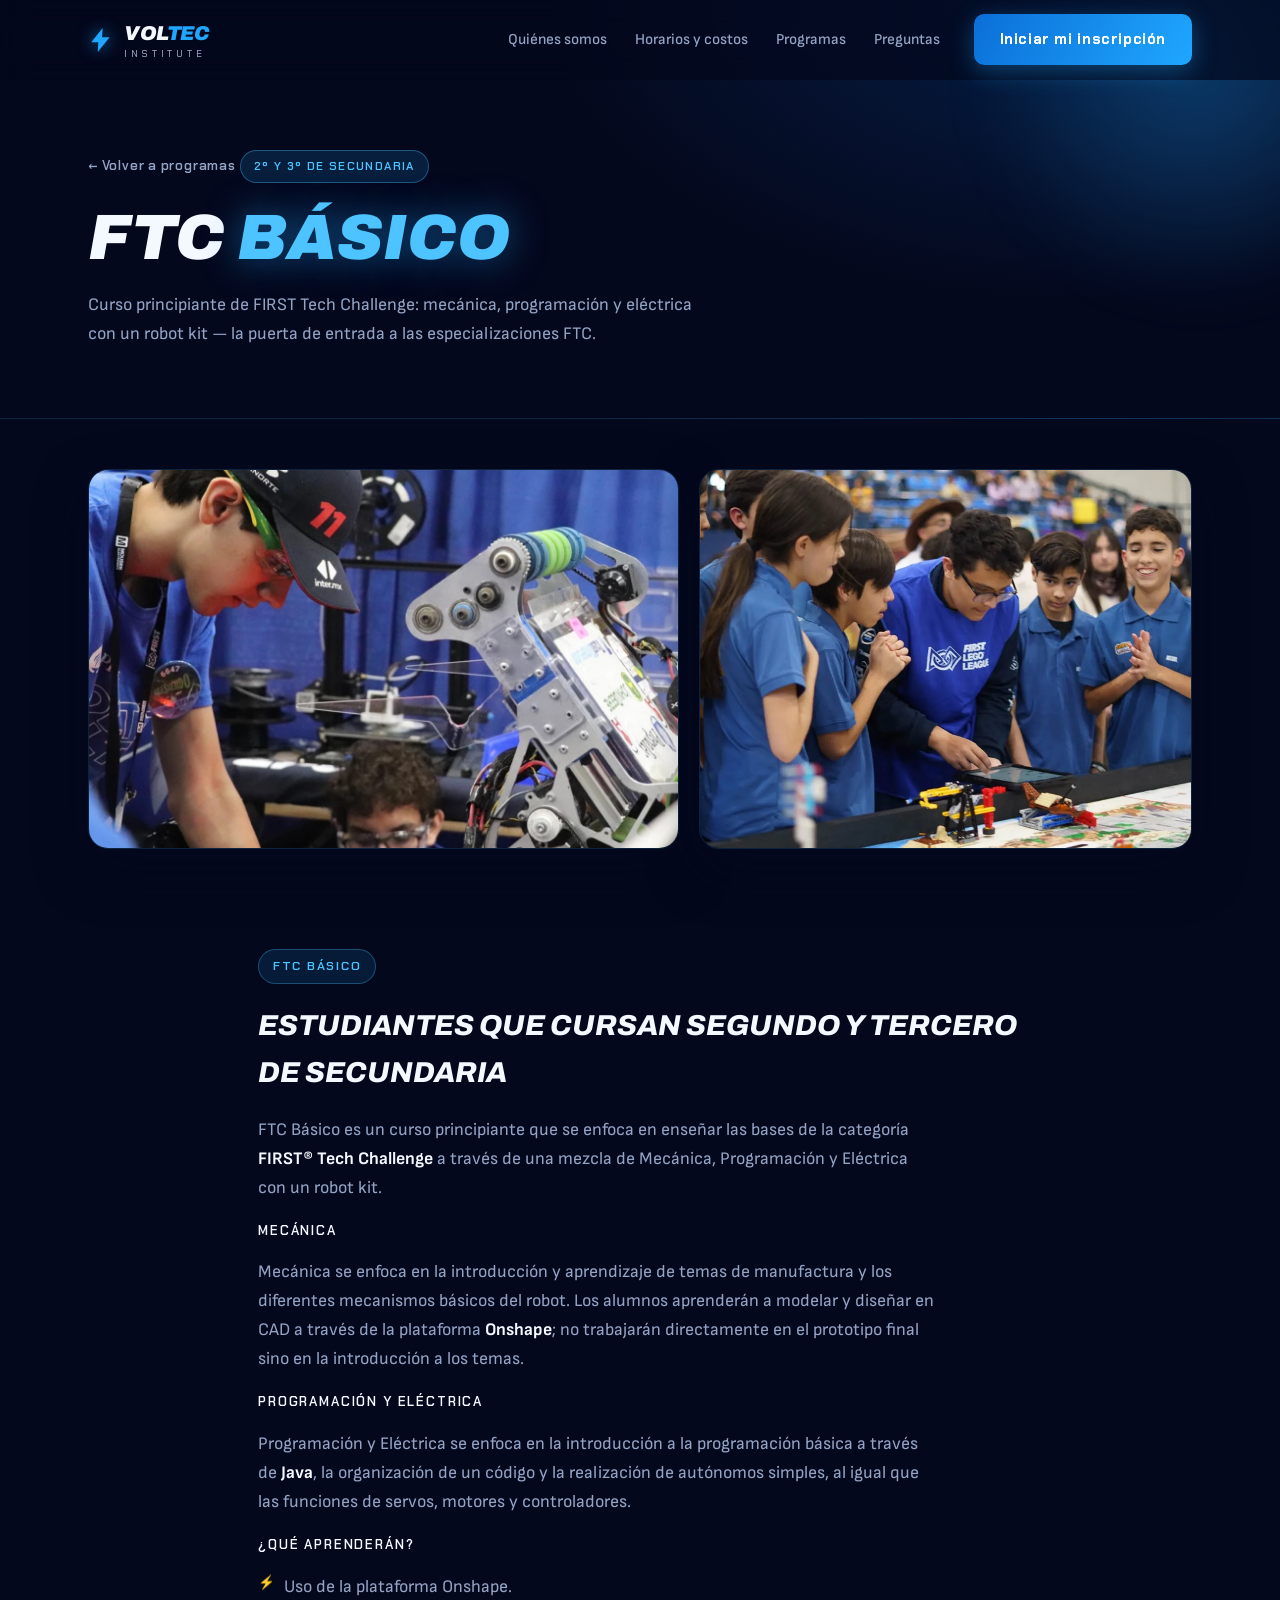
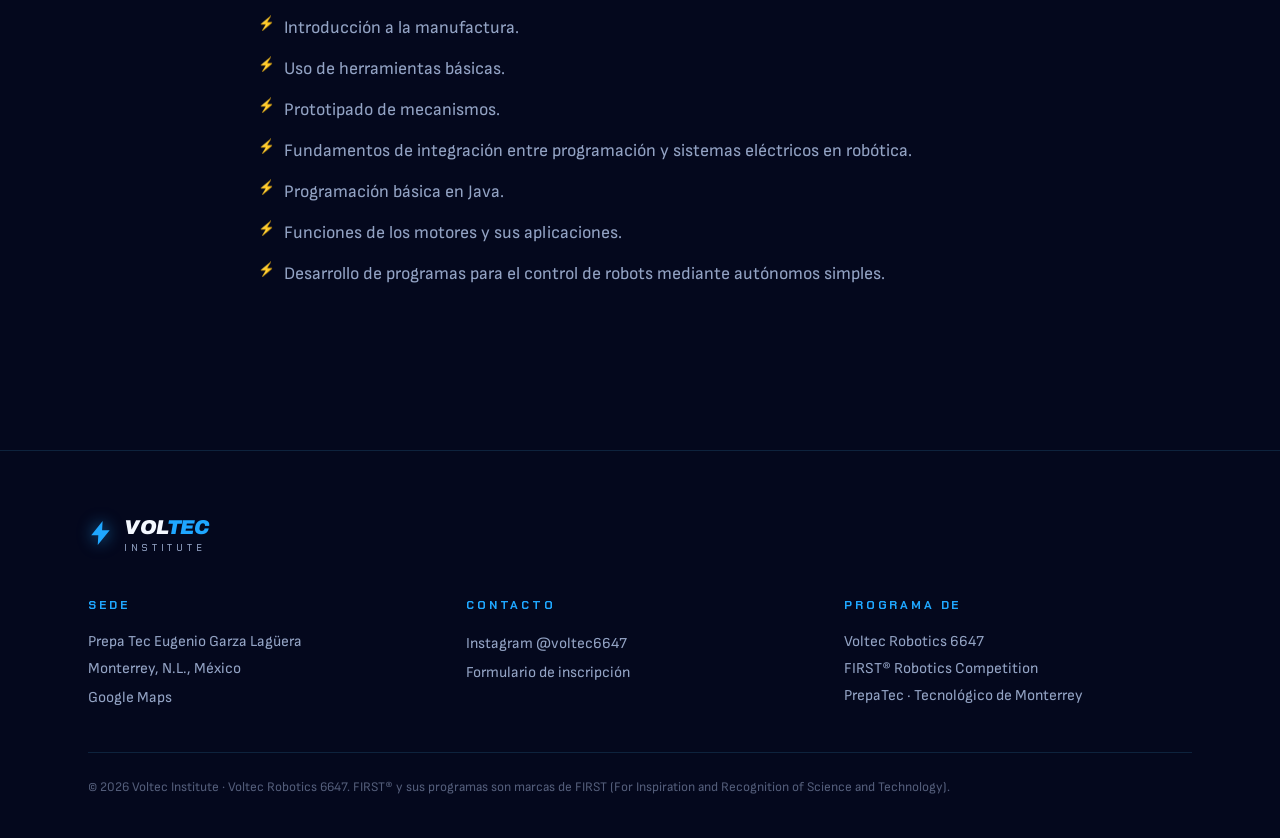
<file: pages/ftc-basico.html>
<!DOCTYPE html>
<html lang="es">
<head>
<meta charset="UTF-8">
<meta name="viewport" content="width=device-width, initial-scale=1.0">
<title>FTC Básico — Voltec Institute</title>
<meta name="description" content="FTC Básico: curso principiante de FIRST Tech Challenge que combina mecánica, programación y eléctrica con un robot kit, para 2º y 3º de secundaria.">
<link rel="preconnect" href="https://fonts.googleapis.com">
<link rel="preconnect" href="https://fonts.gstatic.com" crossorigin>
<link href="https://fonts.googleapis.com/css2?family=Archivo:ital,wght@0,400;0,600;0,700;1,800;1,900&family=Chakra+Petch:wght@400;500;600;700&family=Sofia+Sans:ital,wght@0,300;0,400;0,500;0,600;0,700;1,400&display=swap" rel="stylesheet">
<link rel="stylesheet" href="../styles.css">
<link rel="icon" type="image/svg+xml" href="../favicon.svg">
</head>
<body>

<!-- ══════════ NAV ══════════ -->
<header class="nav" id="nav">
  <div class="nav__inner">
    <a href="../index.html#inicio" class="nav__brand">
      <svg class="nav__bolt" viewBox="0 0 24 24" aria-hidden="true"><path d="M13.5 1 3 14h6.5L9 23 20 9.5h-7L13.5 1z"/></svg>
      <span class="nav__wordmark">VOL<em>TEC</em> <small>institute</small></span>
    </a>
    <nav class="nav__links" aria-label="Navegación principal">
      <a href="../index.html#equipo">Quiénes somos</a>
      <a href="../index.html#detalles">Horarios y costos</a>
      <a href="../index.html#programas">Programas</a>
      <a href="../index.html#faq">Preguntas</a>
    </nav>
    <a class="btn btn--solid nav__cta" href="https://forms.gle/gibTbr4Ch8bQDQcL7" target="_blank" rel="noopener">Iniciar mi inscripción</a>
    <button class="nav__burger" id="burger" aria-label="Abrir menú" aria-expanded="false">
      <span></span><span></span><span></span>
    </button>
  </div>
  <div class="nav__mobile" id="mobileMenu">
    <a href="../index.html#equipo">Quiénes somos</a>
    <a href="../index.html#detalles">Horarios y costos</a>
    <a href="../index.html#programas">Programas</a>
    <a href="../index.html#faq">Preguntas</a>
    <a class="btn btn--solid" href="https://forms.gle/gibTbr4Ch8bQDQcL7" target="_blank" rel="noopener">Iniciar mi inscripción</a>
  </div>
</header>

<!-- ══════════ PAGE HERO ══════════ -->
<section class="page-hero">
  <div class="page-hero__glow" aria-hidden="true"></div>
  <div class="container page-hero__inner">
    <a class="page-hero__back" href="../index.html#programas">← Volver a programas</a>
    <span class="stage__badge page-hero__badge">2º y 3º de secundaria</span>
    <h1 class="page-hero__title">FTC <em>Básico</em></h1>
    <p class="page-hero__lead">Curso principiante de FIRST Tech Challenge: mecánica, programación y eléctrica con un robot kit — la puerta de entrada a las especializaciones FTC.</p>
  </div>
</section>

<!-- ══════════ GALERÍA ══════════ -->
<section class="page-gallery">
  <div class="container page-gallery__grid">
    <img src="../img/foto-6.jpg" alt="Alumno ajustando el mecanismo de un robot FTC">
    <img src="../img/foto-1.jpg" alt="Alumnos construyendo y controlando un robot con tablet">
  </div>
</section>

<!-- ══════════ CONTENIDO ══════════ -->
<section class="page-content">
  <div class="container container--narrow">

    <article class="level-block">
      <span class="level-block__tag">FTC Básico</span>
      <h2 class="level-block__age">Estudiantes que cursan segundo y tercero de secundaria</h2>
      <p>FTC Básico es un curso principiante que se enfoca en enseñar las bases de la categoría <strong>FIRST® Tech Challenge</strong> a través de una mezcla de Mecánica, Programación y Eléctrica con un robot kit.</p>

      <h3 class="level-block__subhead">Mecánica</h3>
      <p>Mecánica se enfoca en la introducción y aprendizaje de temas de manufactura y los diferentes mecanismos básicos del robot. Los alumnos aprenderán a modelar y diseñar en CAD a través de la plataforma <strong>Onshape</strong>; no trabajarán directamente en el prototipo final sino en la introducción a los temas.</p>

      <h3 class="level-block__subhead">Programación y Eléctrica</h3>
      <p>Programación y Eléctrica se enfoca en la introducción a la programación básica a través de <strong>Java</strong>, la organización de un código y la realización de autónomos simples, al igual que las funciones de servos, motores y controladores.</p>

      <h3 class="level-block__subhead">¿Qué aprenderán?</h3>
      <ul class="level-block__list">
        <li>Uso de la plataforma Onshape.</li>
        <li>Introducción a la manufactura.</li>
        <li>Uso de herramientas básicas.</li>
        <li>Prototipado de mecanismos.</li>
        <li>Fundamentos de integración entre programación y sistemas eléctricos en robótica.</li>
        <li>Programación básica en Java.</li>
        <li>Funciones de los motores y sus aplicaciones.</li>
        <li>Desarrollo de programas para el control de robots mediante autónomos simples.</li>
      </ul>
    </article>

  </div>
</section>

<!-- ══════════ FOOTER ══════════ -->
<footer class="footer">
  <div class="container footer__inner">
    <div class="footer__brand">
      <svg class="nav__bolt" viewBox="0 0 24 24" aria-hidden="true"><path d="M13.5 1 3 14h6.5L9 23 20 9.5h-7L13.5 1z"/></svg>
      <span class="nav__wordmark">VOL<em>TEC</em> <small>institute</small></span>
    </div>
    <div class="footer__cols">
      <div>
        <h4>Sede</h4>
        <p>Prepa Tec Eugenio Garza Lagüera<br>Monterrey, N.L., México</p>
        <a href="https://maps.app.goo.gl/XyMqTi9tieTk6t7EA" target="_blank" rel="noopener">Google Maps</a>
      </div>
      <div>
        <h4>Contacto</h4>
        <a href="https://www.instagram.com/voltec6647/" target="_blank" rel="noopener">Instagram @voltec6647</a><br>
        <a href="https://forms.gle/gibTbr4Ch8bQDQcL7" target="_blank" rel="noopener">Formulario de inscripción</a>
      </div>
      <div>
        <h4>Programa de</h4>
        <p>Voltec Robotics 6647<br>FIRST® Robotics Competition<br>PrepaTec · Tecnológico de Monterrey</p>
      </div>
    </div>
    <p class="footer__legal">© 2026 Voltec Institute · Voltec Robotics 6647. FIRST® y sus programas son marcas de FIRST (For Inspiration and Recognition of Science and Technology).</p>
  </div>
</footer>

<script src="../script.js"></script>
</body>
</html>
</file>
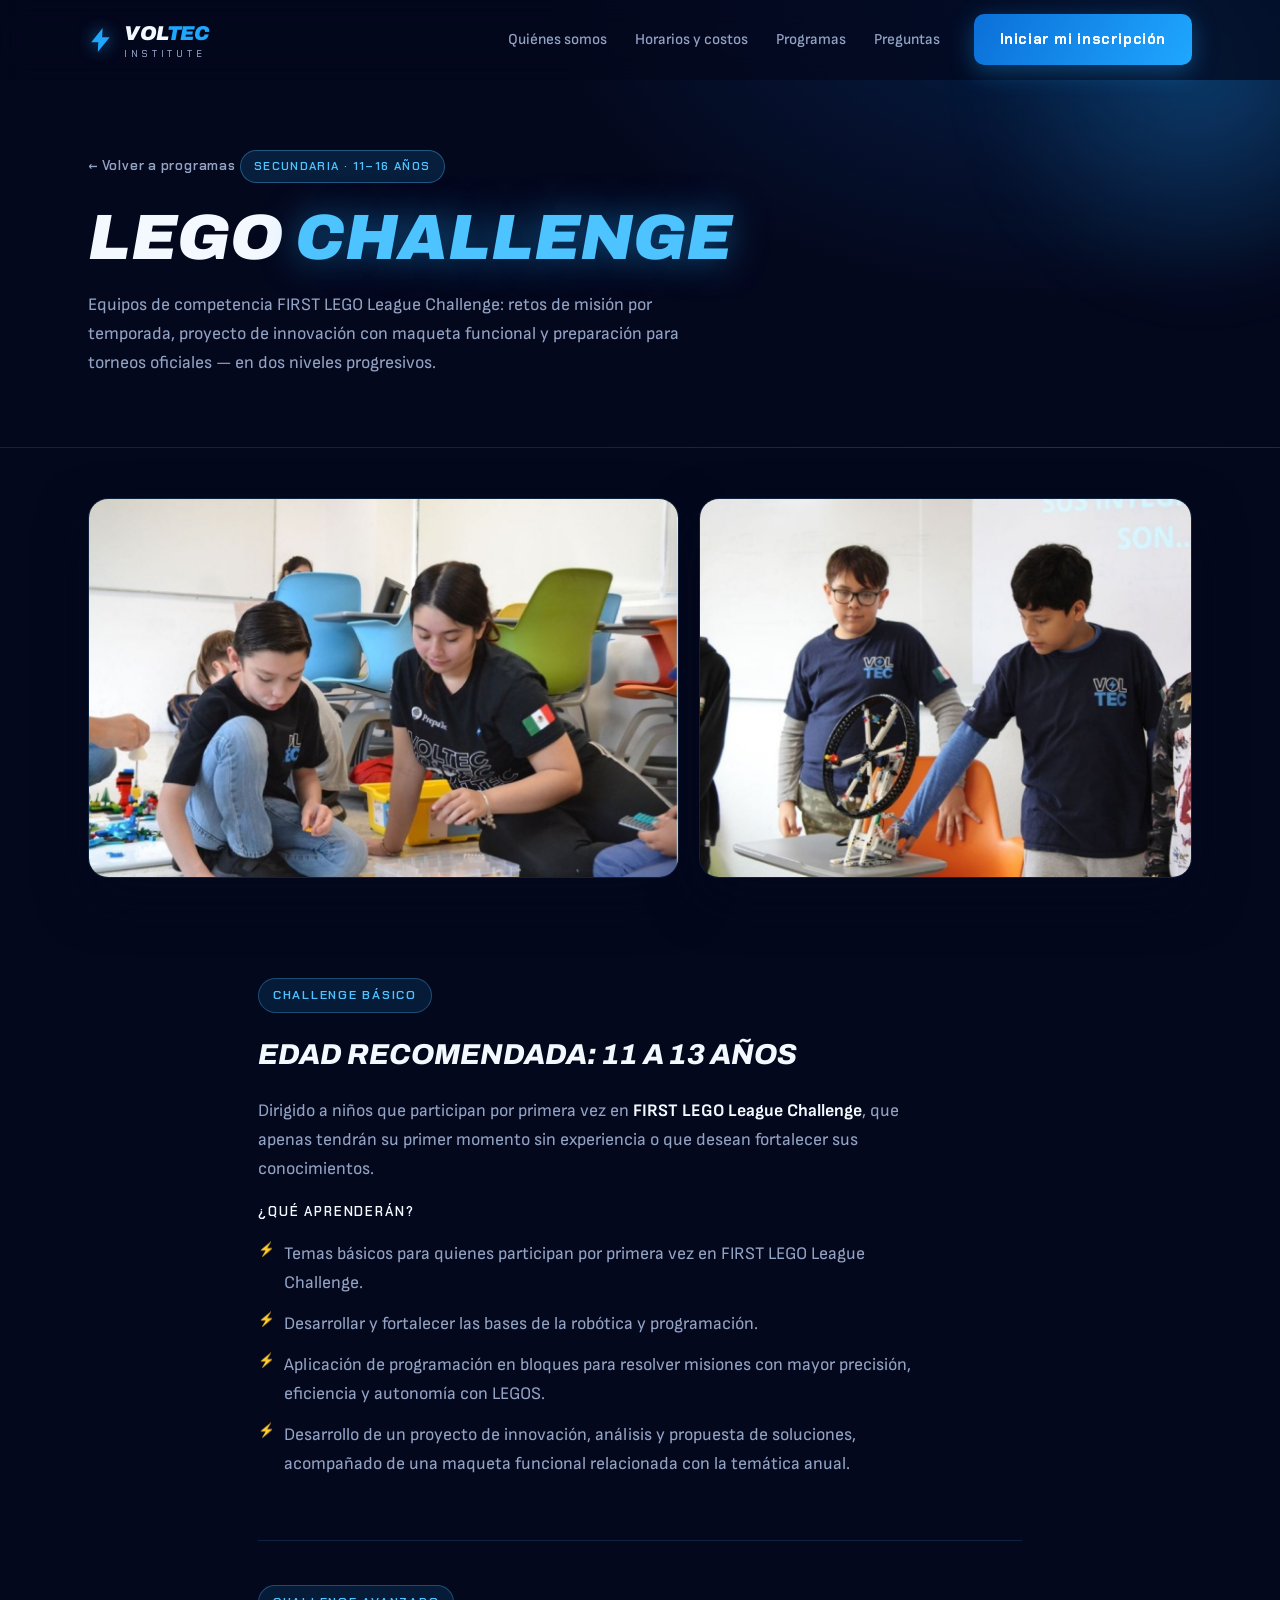
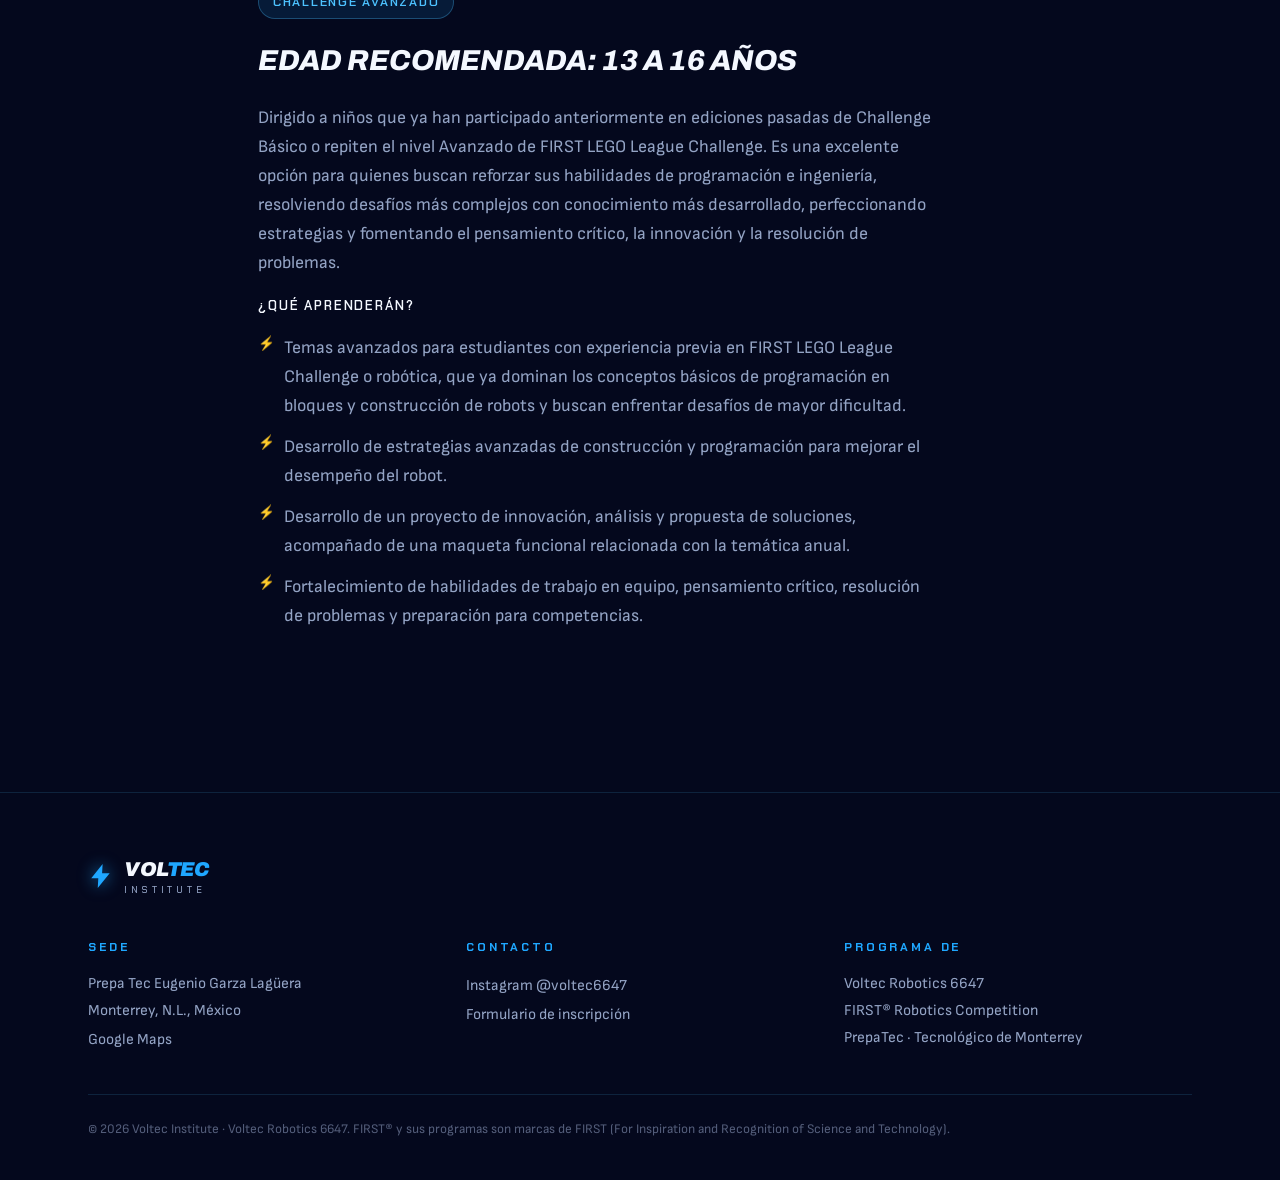
<file: pages/lego-challenge.html>
<!DOCTYPE html>
<html lang="es">
<head>
<meta charset="UTF-8">
<meta name="viewport" content="width=device-width, initial-scale=1.0">
<title>LEGO Challenge — Voltec Institute</title>
<meta name="description" content="LEGO Challenge: equipos de competencia FIRST LEGO League para primaria y 1º de secundaria, de 9 a 12 años.">
<link rel="preconnect" href="https://fonts.googleapis.com">
<link rel="preconnect" href="https://fonts.gstatic.com" crossorigin>
<link href="https://fonts.googleapis.com/css2?family=Archivo:ital,wght@0,400;0,600;0,700;1,800;1,900&family=Chakra+Petch:wght@400;500;600;700&family=Sofia+Sans:ital,wght@0,300;0,400;0,500;0,600;0,700;1,400&display=swap" rel="stylesheet">
<link rel="stylesheet" href="../styles.css">
<link rel="icon" type="image/svg+xml" href="../favicon.svg">
</head>
<body>

<!-- ══════════ NAV ══════════ -->
<header class="nav" id="nav">
  <div class="nav__inner">
    <a href="../index.html#inicio" class="nav__brand">
      <svg class="nav__bolt" viewBox="0 0 24 24" aria-hidden="true"><path d="M13.5 1 3 14h6.5L9 23 20 9.5h-7L13.5 1z"/></svg>
      <span class="nav__wordmark">VOL<em>TEC</em> <small>institute</small></span>
    </a>
    <nav class="nav__links" aria-label="Navegación principal">
      <a href="../index.html#equipo">Quiénes somos</a>
      <a href="../index.html#detalles">Horarios y costos</a>
      <a href="../index.html#programas">Programas</a>
      <a href="../index.html#faq">Preguntas</a>
    </nav>
    <a class="btn btn--solid nav__cta" href="https://forms.gle/gibTbr4Ch8bQDQcL7" target="_blank" rel="noopener">Iniciar mi inscripción</a>
    <button class="nav__burger" id="burger" aria-label="Abrir menú" aria-expanded="false">
      <span></span><span></span><span></span>
    </button>
  </div>
  <div class="nav__mobile" id="mobileMenu">
    <a href="../index.html#equipo">Quiénes somos</a>
    <a href="../index.html#detalles">Horarios y costos</a>
    <a href="../index.html#programas">Programas</a>
    <a href="../index.html#faq">Preguntas</a>
    <a class="btn btn--solid" href="https://forms.gle/gibTbr4Ch8bQDQcL7" target="_blank" rel="noopener">Iniciar mi inscripción</a>
  </div>
</header>

<!-- ══════════ PAGE HERO ══════════ -->
<section class="page-hero">
  <div class="page-hero__glow" aria-hidden="true"></div>
  <div class="container page-hero__inner">
    <a class="page-hero__back" href="../index.html#programas">← Volver a programas</a>
    <span class="stage__badge page-hero__badge">Secundaria · 11–16 años</span>
    <h1 class="page-hero__title">LEGO <em>Challenge</em></h1>
    <p class="page-hero__lead">Equipos de competencia FIRST LEGO League Challenge: retos de misión por temporada, proyecto de innovación con maqueta funcional y preparación para torneos oficiales — en dos niveles progresivos.</p>
  </div>
</section>

<!-- ══════════ GALERÍA ══════════ -->
<section class="page-gallery">
  <div class="container page-gallery__grid">
    <img src="../img/foto-14.jpg" alt="Mentora ayudando a un alumno a clasificar piezas LEGO">
    <img src="../img/foto-13.jpg" alt="Alumnos de LEGO Challenge presentando su robot">
  </div>
</section>

<!-- ══════════ CONTENIDO ══════════ -->
<section class="page-content">
  <div class="container container--narrow">

    <article class="level-block">
      <span class="level-block__tag">Challenge Básico</span>
      <h2 class="level-block__age">Edad recomendada: 11 a 13 años</h2>
      <p>Dirigido a niños que participan por primera vez en <strong>FIRST LEGO League Challenge</strong>, que apenas tendrán su primer momento sin experiencia o que desean fortalecer sus conocimientos.</p>
      <h3 class="level-block__subhead">¿Qué aprenderán?</h3>
      <ul class="level-block__list">
        <li>Temas básicos para quienes participan por primera vez en FIRST LEGO League Challenge.</li>
        <li>Desarrollar y fortalecer las bases de la robótica y programación.</li>
        <li>Aplicación de programación en bloques para resolver misiones con mayor precisión, eficiencia y autonomía con LEGOS.</li>
        <li>Desarrollo de un proyecto de innovación, análisis y propuesta de soluciones, acompañado de una maqueta funcional relacionada con la temática anual.</li>
      </ul>
    </article>

    <article class="level-block">
      <span class="level-block__tag">Challenge Avanzado</span>
      <h2 class="level-block__age">Edad recomendada: 13 a 16 años</h2>
      <p>Dirigido a niños que ya han participado anteriormente en ediciones pasadas de Challenge Básico o repiten el nivel Avanzado de FIRST LEGO League Challenge. Es una excelente opción para quienes buscan reforzar sus habilidades de programación e ingeniería, resolviendo desafíos más complejos con conocimiento más desarrollado, perfeccionando estrategias y fomentando el pensamiento crítico, la innovación y la resolución de problemas.</p>
      <h3 class="level-block__subhead">¿Qué aprenderán?</h3>
      <ul class="level-block__list">
        <li>Temas avanzados para estudiantes con experiencia previa en FIRST LEGO League Challenge o robótica, que ya dominan los conceptos básicos de programación en bloques y construcción de robots y buscan enfrentar desafíos de mayor dificultad.</li>
        <li>Desarrollo de estrategias avanzadas de construcción y programación para mejorar el desempeño del robot.</li>
        <li>Desarrollo de un proyecto de innovación, análisis y propuesta de soluciones, acompañado de una maqueta funcional relacionada con la temática anual.</li>
        <li>Fortalecimiento de habilidades de trabajo en equipo, pensamiento crítico, resolución de problemas y preparación para competencias.</li>
      </ul>
    </article>

  </div>
</section>

<!-- ══════════ FOOTER ══════════ -->
<footer class="footer">
  <div class="container footer__inner">
    <div class="footer__brand">
      <svg class="nav__bolt" viewBox="0 0 24 24" aria-hidden="true"><path d="M13.5 1 3 14h6.5L9 23 20 9.5h-7L13.5 1z"/></svg>
      <span class="nav__wordmark">VOL<em>TEC</em> <small>institute</small></span>
    </div>
    <div class="footer__cols">
      <div>
        <h4>Sede</h4>
        <p>Prepa Tec Eugenio Garza Lagüera<br>Monterrey, N.L., México</p>
        <a href="https://maps.app.goo.gl/XyMqTi9tieTk6t7EA" target="_blank" rel="noopener">Google Maps</a>
      </div>
      <div>
        <h4>Contacto</h4>
        <a href="https://www.instagram.com/voltec6647/" target="_blank" rel="noopener">Instagram @voltec6647</a><br>
        <a href="https://forms.gle/gibTbr4Ch8bQDQcL7" target="_blank" rel="noopener">Formulario de inscripción</a>
      </div>
      <div>
        <h4>Programa de</h4>
        <p>Voltec Robotics 6647<br>FIRST® Robotics Competition<br>PrepaTec · Tecnológico de Monterrey</p>
      </div>
    </div>
    <p class="footer__legal">© 2026 Voltec Institute · Voltec Robotics 6647. FIRST® y sus programas son marcas de FIRST (For Inspiration and Recognition of Science and Technology).</p>
  </div>
</footer>

<script src="../script.js"></script>
</body>
</html>
</file>
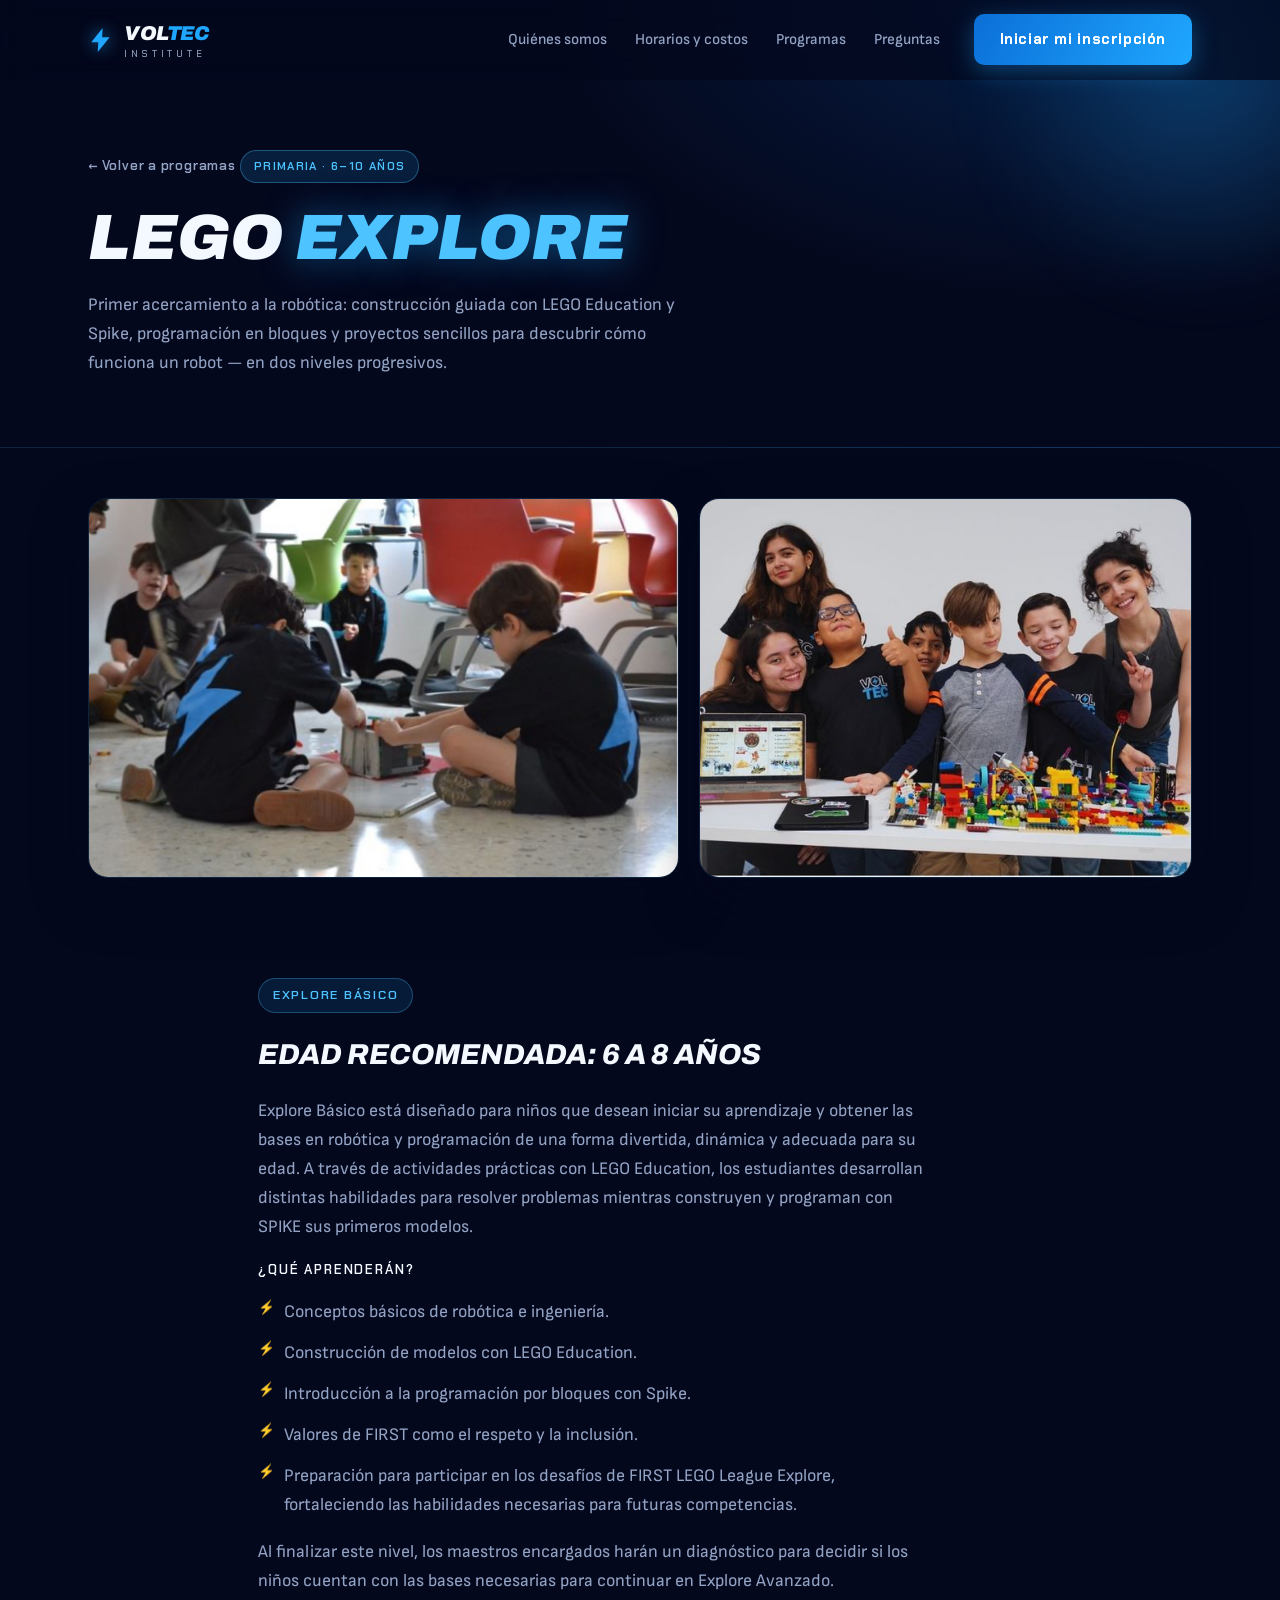
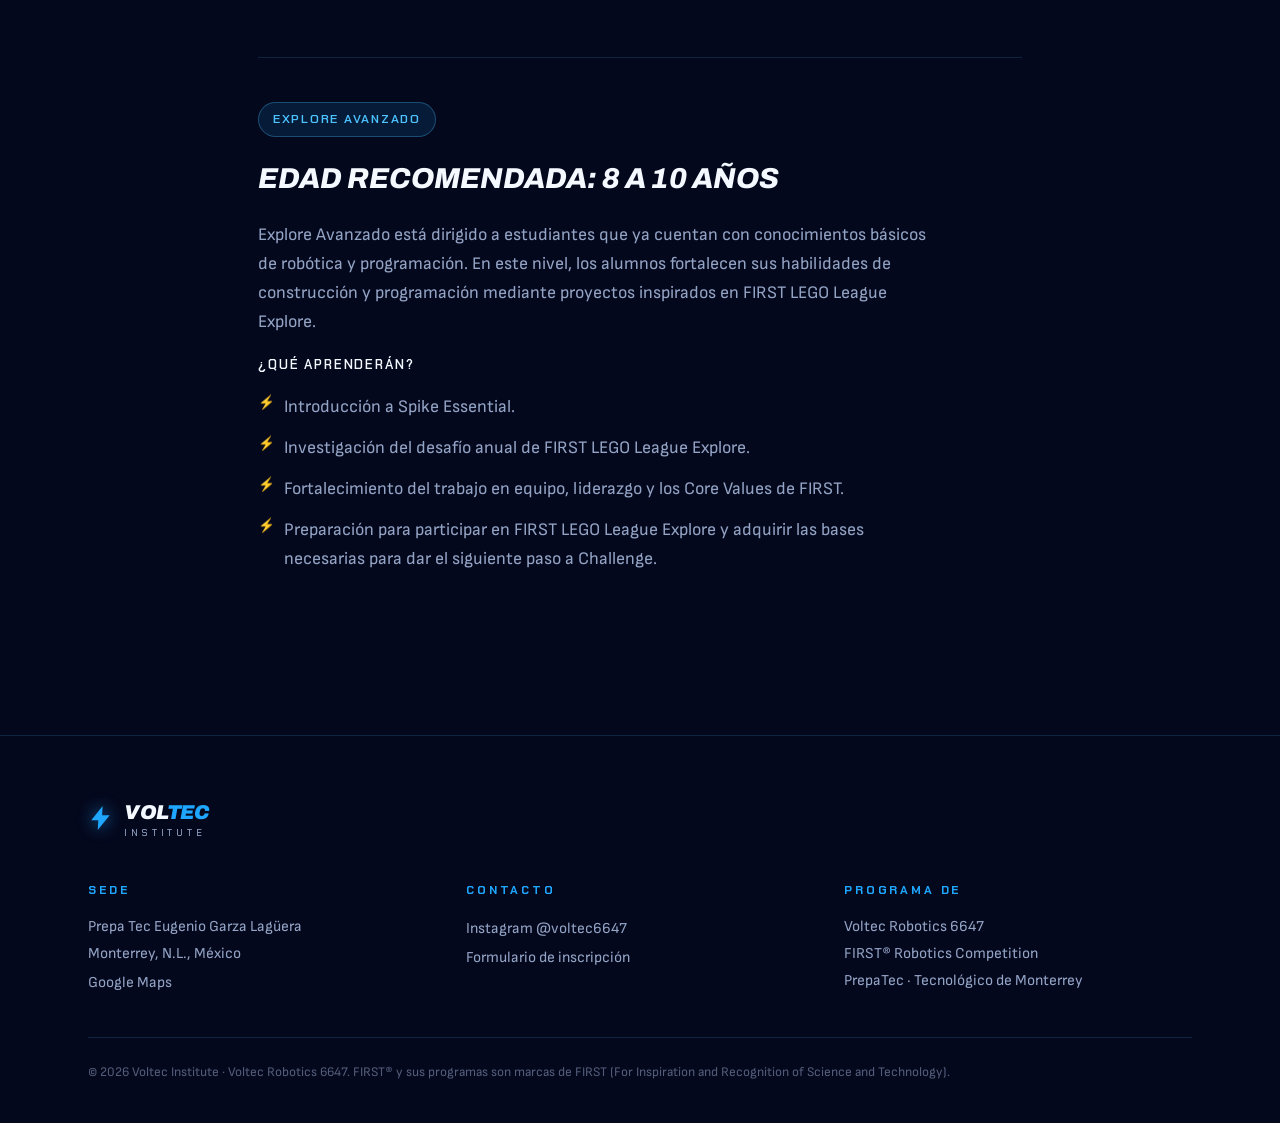
<file: pages/lego-explorer.html>
<!DOCTYPE html>
<html lang="es">
<head>
<meta charset="UTF-8">
<meta name="viewport" content="width=device-width, initial-scale=1.0">
<title>LEGO Explore — Voltec Institute</title>
<meta name="description" content="LEGO Explore: primer acercamiento a la robótica para niños de 6 a 10 años con LEGO Education y Spike. Niveles Explore Básico y Explore Avanzado.">
<link rel="preconnect" href="https://fonts.googleapis.com">
<link rel="preconnect" href="https://fonts.gstatic.com" crossorigin>
<link href="https://fonts.googleapis.com/css2?family=Archivo:ital,wght@0,400;0,600;0,700;1,800;1,900&family=Chakra+Petch:wght@400;500;600;700&family=Sofia+Sans:ital,wght@0,300;0,400;0,500;0,600;0,700;1,400&display=swap" rel="stylesheet">
<link rel="stylesheet" href="../styles.css">
<link rel="icon" type="image/svg+xml" href="../favicon.svg">
</head>
<body>

<!-- ══════════ NAV ══════════ -->
<header class="nav" id="nav">
  <div class="nav__inner">
    <a href="../index.html#inicio" class="nav__brand">
      <svg class="nav__bolt" viewBox="0 0 24 24" aria-hidden="true"><path d="M13.5 1 3 14h6.5L9 23 20 9.5h-7L13.5 1z"/></svg>
      <span class="nav__wordmark">VOL<em>TEC</em> <small>institute</small></span>
    </a>
    <nav class="nav__links" aria-label="Navegación principal">
      <a href="../index.html#equipo">Quiénes somos</a>
      <a href="../index.html#detalles">Horarios y costos</a>
      <a href="../index.html#programas">Programas</a>
      <a href="../index.html#faq">Preguntas</a>
    </nav>
    <a class="btn btn--solid nav__cta" href="https://forms.gle/gibTbr4Ch8bQDQcL7" target="_blank" rel="noopener">Iniciar mi inscripción</a>
    <button class="nav__burger" id="burger" aria-label="Abrir menú" aria-expanded="false">
      <span></span><span></span><span></span>
    </button>
  </div>
  <div class="nav__mobile" id="mobileMenu">
    <a href="../index.html#equipo">Quiénes somos</a>
    <a href="../index.html#detalles">Horarios y costos</a>
    <a href="../index.html#programas">Programas</a>
    <a href="../index.html#faq">Preguntas</a>
    <a class="btn btn--solid" href="https://forms.gle/gibTbr4Ch8bQDQcL7" target="_blank" rel="noopener">Iniciar mi inscripción</a>
  </div>
</header>

<!-- ══════════ PAGE HERO ══════════ -->
<section class="page-hero">
  <div class="page-hero__glow" aria-hidden="true"></div>
  <div class="container page-hero__inner">
    <a class="page-hero__back" href="../index.html#programas">← Volver a programas</a>
    <span class="stage__badge page-hero__badge">Primaria · 6–10 años</span>
    <h1 class="page-hero__title">Lego <em>Explore</em></h1>
    <p class="page-hero__lead">Primer acercamiento a la robótica: construcción guiada con LEGO Education y Spike, programación en bloques y proyectos sencillos para descubrir cómo funciona un robot — en dos niveles progresivos.</p>
  </div>
</section>

<!-- ══════════ GALERÍA ══════════ -->
<section class="page-gallery">
  <div class="container page-gallery__grid">
    <img src="../img/foto-12.jpg" alt="Alumnos de LEGO Explore armando su robot en equipo">
    <img src="../img/foto-10.jpg" alt="Equipo de LEGO Explore mostrando su construcción final">
  </div>
</section>

<!-- ══════════ CONTENIDO ══════════ -->
<section class="page-content">
  <div class="container container--narrow">

    <article class="level-block">
      <span class="level-block__tag">Explore Básico</span>
      <h2 class="level-block__age">Edad recomendada: 6 a 8 años</h2>
      <p>Explore Básico está diseñado para niños que desean iniciar su aprendizaje y obtener las bases en robótica y programación de una forma divertida, dinámica y adecuada para su edad. A través de actividades prácticas con LEGO Education, los estudiantes desarrollan distintas habilidades para resolver problemas mientras construyen y programan con SPIKE sus primeros modelos.</p>
      <h3 class="level-block__subhead">¿Qué aprenderán?</h3>
      <ul class="level-block__list">
        <li>Conceptos básicos de robótica e ingeniería.</li>
        <li>Construcción de modelos con LEGO Education.</li>
        <li>Introducción a la programación por bloques con Spike.</li>
        <li>Valores de FIRST como el respeto y la inclusión.</li>
        <li>Preparación para participar en los desafíos de FIRST LEGO League Explore, fortaleciendo las habilidades necesarias para futuras competencias.</li>
      </ul>
      <p>Al finalizar este nivel, los maestros encargados harán un diagnóstico para decidir si los niños cuentan con las bases necesarias para continuar en Explore Avanzado.</p>
    </article>

    <article class="level-block">
      <span class="level-block__tag">Explore Avanzado</span>
      <h2 class="level-block__age">Edad recomendada: 8 a 10 años</h2>
      <p>Explore Avanzado está dirigido a estudiantes que ya cuentan con conocimientos básicos de robótica y programación. En este nivel, los alumnos fortalecen sus habilidades de construcción y programación mediante proyectos inspirados en FIRST LEGO League Explore.</p>
      <h3 class="level-block__subhead">¿Qué aprenderán?</h3>
      <ul class="level-block__list">
        <li>Introducción a Spike Essential.</li>
        <li>Investigación del desafío anual de FIRST LEGO League Explore.</li>
        <li>Fortalecimiento del trabajo en equipo, liderazgo y los Core Values de FIRST.</li>
        <li>Preparación para participar en FIRST LEGO League Explore y adquirir las bases necesarias para dar el siguiente paso a Challenge.</li>
      </ul>
    </article>

  </div>
</section>

<!-- ══════════ FOOTER ══════════ -->
<footer class="footer">
  <div class="container footer__inner">
    <div class="footer__brand">
      <svg class="nav__bolt" viewBox="0 0 24 24" aria-hidden="true"><path d="M13.5 1 3 14h6.5L9 23 20 9.5h-7L13.5 1z"/></svg>
      <span class="nav__wordmark">VOL<em>TEC</em> <small>institute</small></span>
    </div>
    <div class="footer__cols">
      <div>
        <h4>Sede</h4>
        <p>Prepa Tec Eugenio Garza Lagüera<br>Monterrey, N.L., México</p>
        <a href="https://maps.app.goo.gl/XyMqTi9tieTk6t7EA" target="_blank" rel="noopener">Google Maps</a>
      </div>
      <div>
        <h4>Contacto</h4>
        <a href="https://www.instagram.com/voltec6647/" target="_blank" rel="noopener">Instagram @voltec6647</a><br>
        <a href="https://forms.gle/gibTbr4Ch8bQDQcL7" target="_blank" rel="noopener">Formulario de inscripción</a>
      </div>
      <div>
        <h4>Programa de</h4>
        <p>Voltec Robotics 6647<br>FIRST® Robotics Competition<br>PrepaTec · Tecnológico de Monterrey</p>
      </div>
    </div>
    <p class="footer__legal">© 2026 Voltec Institute · Voltec Robotics 6647. FIRST® y sus programas son marcas de FIRST (For Inspiration and Recognition of Science and Technology).</p>
  </div>
</footer>

<script src="../script.js"></script>
</body>
</html>
</file>
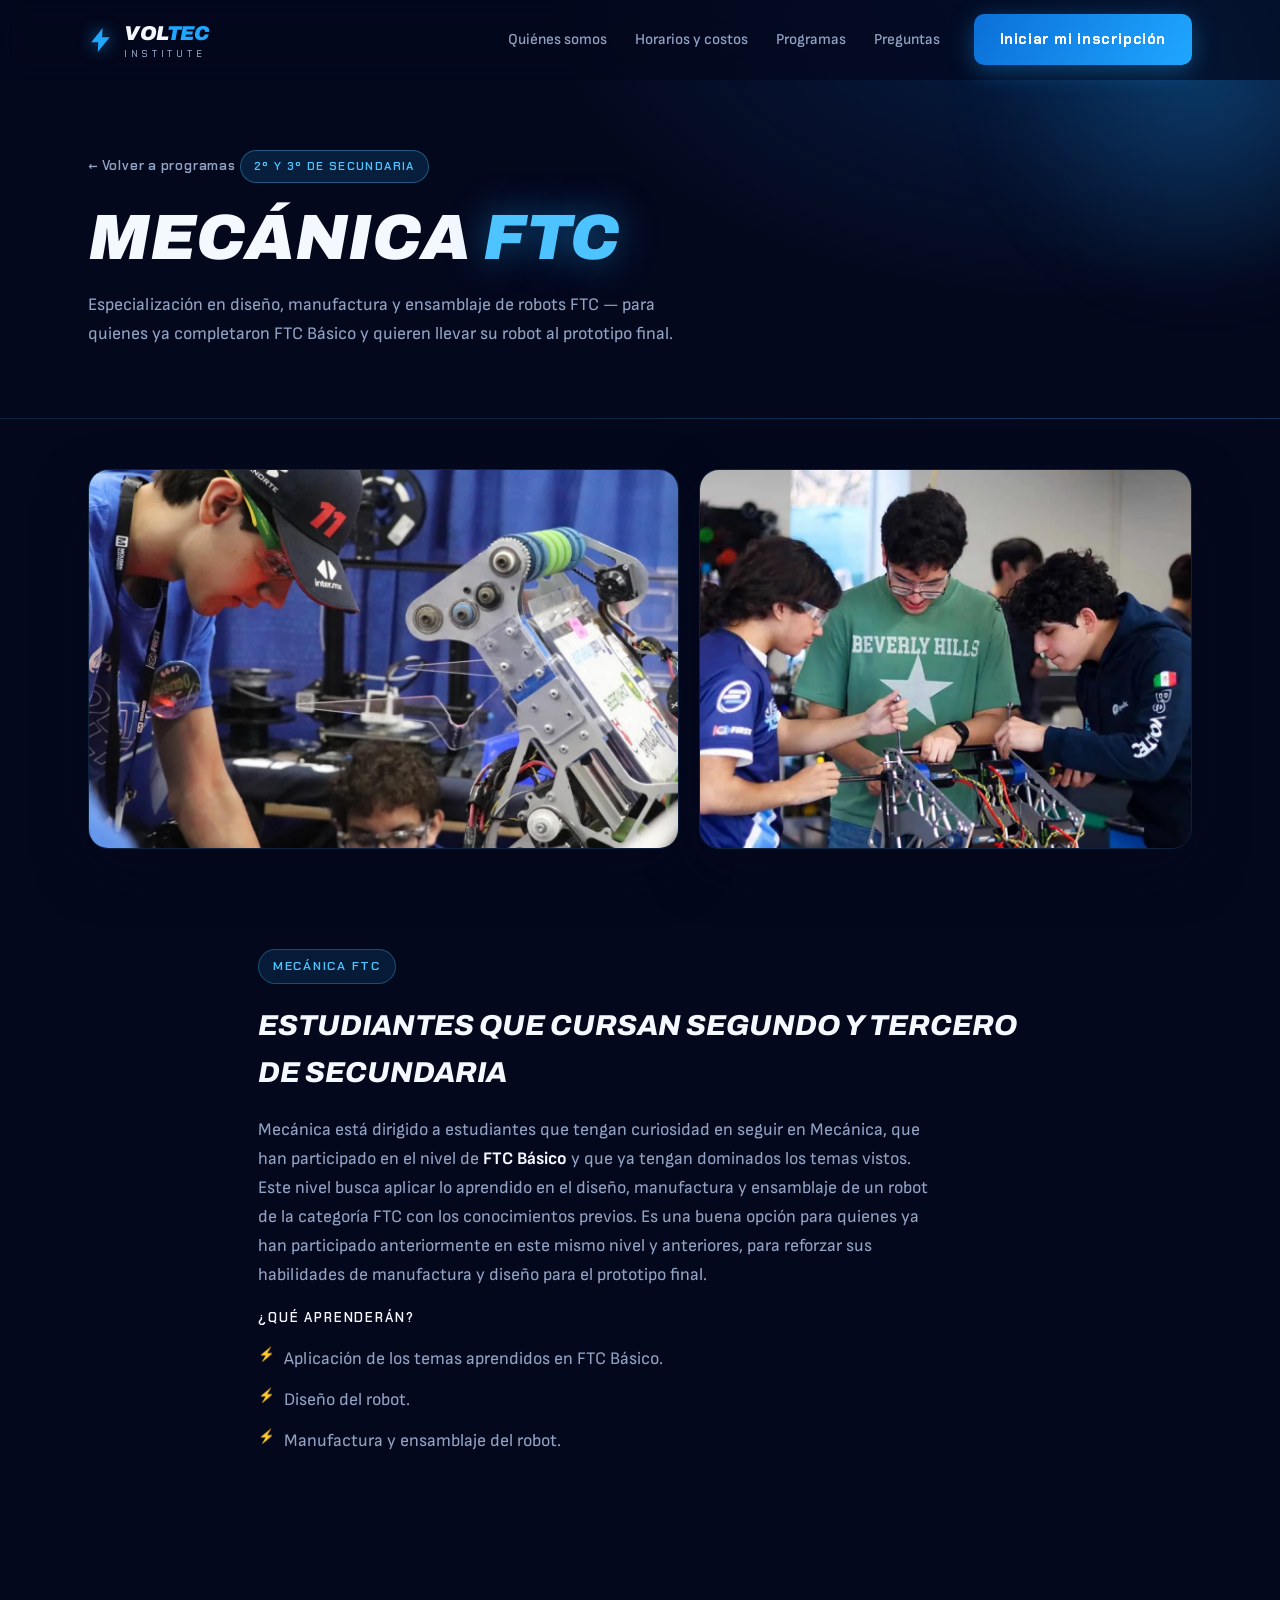
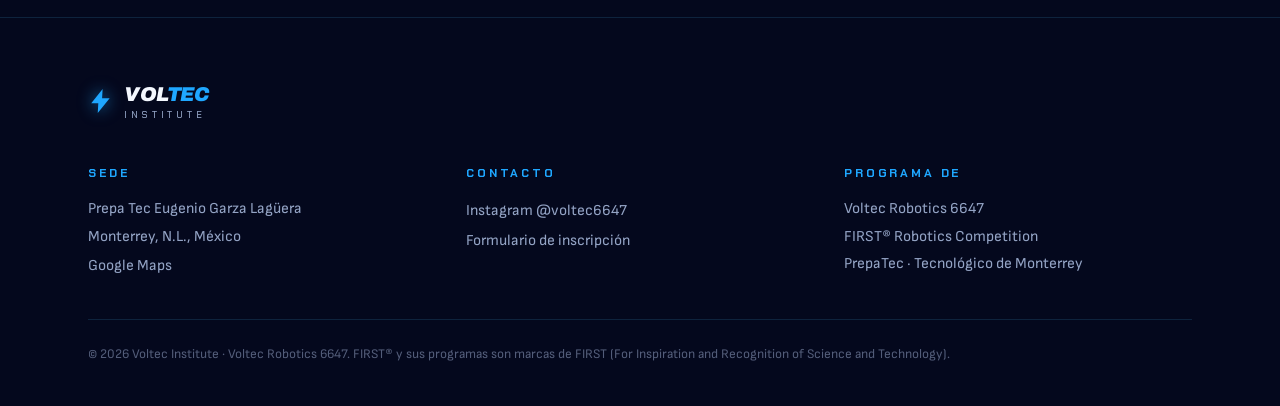
<file: pages/mecanica.html>
<!DOCTYPE html>
<html lang="es">
<head>
<meta charset="UTF-8">
<meta name="viewport" content="width=device-width, initial-scale=1.0">
<title>Mecánica FTC — Voltec Institute</title>
<meta name="description" content="Mecánica FTC: especialización en diseño, manufactura y ensamblaje de robots FIRST Tech Challenge, para quienes ya completaron FTC Básico.">
<link rel="preconnect" href="https://fonts.googleapis.com">
<link rel="preconnect" href="https://fonts.gstatic.com" crossorigin>
<link href="https://fonts.googleapis.com/css2?family=Archivo:ital,wght@0,400;0,600;0,700;1,800;1,900&family=Chakra+Petch:wght@400;500;600;700&family=Sofia+Sans:ital,wght@0,300;0,400;0,500;0,600;0,700;1,400&display=swap" rel="stylesheet">
<link rel="stylesheet" href="../styles.css">
<link rel="icon" type="image/svg+xml" href="../favicon.svg">
</head>
<body>

<!-- ══════════ NAV ══════════ -->
<header class="nav" id="nav">
  <div class="nav__inner">
    <a href="../index.html#inicio" class="nav__brand">
      <svg class="nav__bolt" viewBox="0 0 24 24" aria-hidden="true"><path d="M13.5 1 3 14h6.5L9 23 20 9.5h-7L13.5 1z"/></svg>
      <span class="nav__wordmark">VOL<em>TEC</em> <small>institute</small></span>
    </a>
    <nav class="nav__links" aria-label="Navegación principal">
      <a href="../index.html#equipo">Quiénes somos</a>
      <a href="../index.html#detalles">Horarios y costos</a>
      <a href="../index.html#programas">Programas</a>
      <a href="../index.html#faq">Preguntas</a>
    </nav>
    <a class="btn btn--solid nav__cta" href="https://forms.gle/gibTbr4Ch8bQDQcL7" target="_blank" rel="noopener">Iniciar mi inscripción</a>
    <button class="nav__burger" id="burger" aria-label="Abrir menú" aria-expanded="false">
      <span></span><span></span><span></span>
    </button>
  </div>
  <div class="nav__mobile" id="mobileMenu">
    <a href="../index.html#equipo">Quiénes somos</a>
    <a href="../index.html#detalles">Horarios y costos</a>
    <a href="../index.html#programas">Programas</a>
    <a href="../index.html#faq">Preguntas</a>
    <a class="btn btn--solid" href="https://forms.gle/gibTbr4Ch8bQDQcL7" target="_blank" rel="noopener">Iniciar mi inscripción</a>
  </div>
</header>

<!-- ══════════ PAGE HERO ══════════ -->
<section class="page-hero">
  <div class="page-hero__glow" aria-hidden="true"></div>
  <div class="container page-hero__inner">
    <a class="page-hero__back" href="../index.html#programas">← Volver a programas</a>
    <span class="stage__badge page-hero__badge">2º y 3º de secundaria</span>
    <h1 class="page-hero__title">Mecánica <em>FTC</em></h1>
    <p class="page-hero__lead">Especialización en diseño, manufactura y ensamblaje de robots FTC — para quienes ya completaron FTC Básico y quieren llevar su robot al prototipo final.</p>
  </div>
</section>

<!-- ══════════ GALERÍA ══════════ -->
<section class="page-gallery">
  <div class="container page-gallery__grid">
    <img src="../img/foto-6.jpg" alt="Alumno ajustando el mecanismo de un robot FTC">
    <img src="../img/foto-2.jpg" alt="Estudiantes ensamblando el chasis de un robot FTC">
  </div>
</section>

<!-- ══════════ CONTENIDO ══════════ -->
<section class="page-content">
  <div class="container container--narrow">

    <article class="level-block">
      <span class="level-block__tag">Mecánica FTC</span>
      <h2 class="level-block__age">Estudiantes que cursan segundo y tercero de secundaria</h2>
      <p>Mecánica está dirigido a estudiantes que tengan curiosidad en seguir en Mecánica, que han participado en el nivel de <strong>FTC Básico</strong> y que ya tengan dominados los temas vistos. Este nivel busca aplicar lo aprendido en el diseño, manufactura y ensamblaje de un robot de la categoría FTC con los conocimientos previos. Es una buena opción para quienes ya han participado anteriormente en este mismo nivel y anteriores, para reforzar sus habilidades de manufactura y diseño para el prototipo final.</p>
      <h3 class="level-block__subhead">¿Qué aprenderán?</h3>
      <ul class="level-block__list">
        <li>Aplicación de los temas aprendidos en FTC Básico.</li>
        <li>Diseño del robot.</li>
        <li>Manufactura y ensamblaje del robot.</li>
      </ul>
    </article>

  </div>
</section>

<!-- ══════════ FOOTER ══════════ -->
<footer class="footer">
  <div class="container footer__inner">
    <div class="footer__brand">
      <svg class="nav__bolt" viewBox="0 0 24 24" aria-hidden="true"><path d="M13.5 1 3 14h6.5L9 23 20 9.5h-7L13.5 1z"/></svg>
      <span class="nav__wordmark">VOL<em>TEC</em> <small>institute</small></span>
    </div>
    <div class="footer__cols">
      <div>
        <h4>Sede</h4>
        <p>Prepa Tec Eugenio Garza Lagüera<br>Monterrey, N.L., México</p>
        <a href="https://maps.app.goo.gl/XyMqTi9tieTk6t7EA" target="_blank" rel="noopener">Google Maps</a>
      </div>
      <div>
        <h4>Contacto</h4>
        <a href="https://www.instagram.com/voltec6647/" target="_blank" rel="noopener">Instagram @voltec6647</a><br>
        <a href="https://forms.gle/gibTbr4Ch8bQDQcL7" target="_blank" rel="noopener">Formulario de inscripción</a>
      </div>
      <div>
        <h4>Programa de</h4>
        <p>Voltec Robotics 6647<br>FIRST® Robotics Competition<br>PrepaTec · Tecnológico de Monterrey</p>
      </div>
    </div>
    <p class="footer__legal">© 2026 Voltec Institute · Voltec Robotics 6647. FIRST® y sus programas son marcas de FIRST (For Inspiration and Recognition of Science and Technology).</p>
  </div>
</footer>

<script src="../script.js"></script>
</body>
</html>
</file>
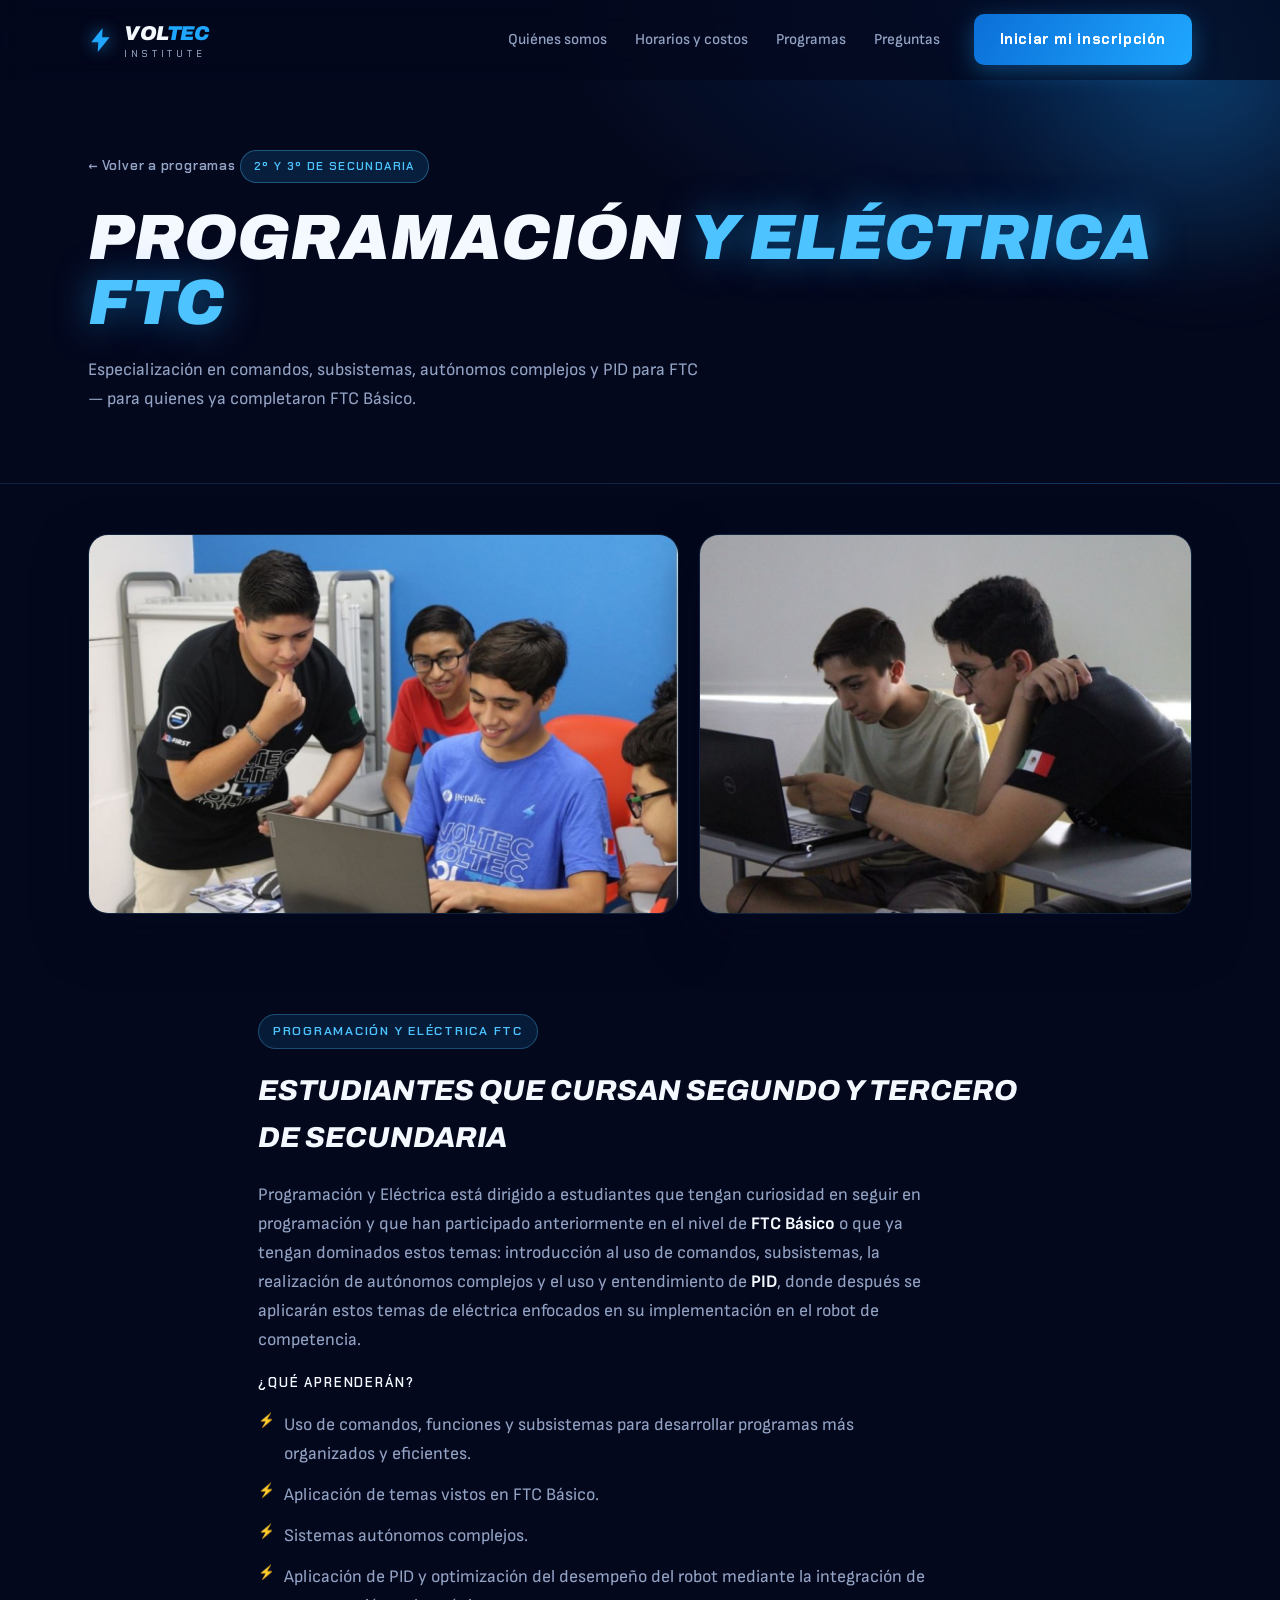
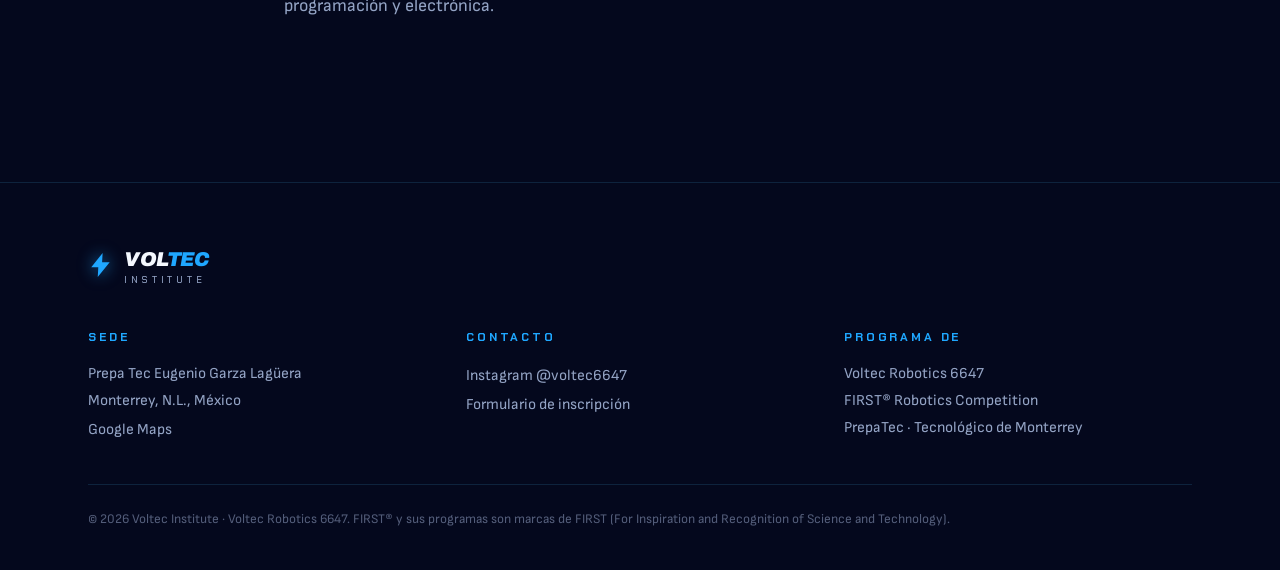
<file: pages/programacion.html>
<!DOCTYPE html>
<html lang="es">
<head>
<meta charset="UTF-8">
<meta name="viewport" content="width=device-width, initial-scale=1.0">
<title>Programación y Eléctrica FTC — Voltec Institute</title>
<meta name="description" content="Programación y Eléctrica FTC: especialización en comandos, subsistemas, autónomos complejos y PID, para quienes ya completaron FTC Básico.">
<link rel="preconnect" href="https://fonts.googleapis.com">
<link rel="preconnect" href="https://fonts.gstatic.com" crossorigin>
<link href="https://fonts.googleapis.com/css2?family=Archivo:ital,wght@0,400;0,600;0,700;1,800;1,900&family=Chakra+Petch:wght@400;500;600;700&family=Sofia+Sans:ital,wght@0,300;0,400;0,500;0,600;0,700;1,400&display=swap" rel="stylesheet">
<link rel="stylesheet" href="../styles.css">
<link rel="icon" type="image/svg+xml" href="../favicon.svg">
</head>
<body>

<!-- ══════════ NAV ══════════ -->
<header class="nav" id="nav">
  <div class="nav__inner">
    <a href="../index.html#inicio" class="nav__brand">
      <svg class="nav__bolt" viewBox="0 0 24 24" aria-hidden="true"><path d="M13.5 1 3 14h6.5L9 23 20 9.5h-7L13.5 1z"/></svg>
      <span class="nav__wordmark">VOL<em>TEC</em> <small>institute</small></span>
    </a>
    <nav class="nav__links" aria-label="Navegación principal">
      <a href="../index.html#equipo">Quiénes somos</a>
      <a href="../index.html#detalles">Horarios y costos</a>
      <a href="../index.html#programas">Programas</a>
      <a href="../index.html#faq">Preguntas</a>
    </nav>
    <a class="btn btn--solid nav__cta" href="https://forms.gle/gibTbr4Ch8bQDQcL7" target="_blank" rel="noopener">Iniciar mi inscripción</a>
    <button class="nav__burger" id="burger" aria-label="Abrir menú" aria-expanded="false">
      <span></span><span></span><span></span>
    </button>
  </div>
  <div class="nav__mobile" id="mobileMenu">
    <a href="../index.html#equipo">Quiénes somos</a>
    <a href="../index.html#detalles">Horarios y costos</a>
    <a href="../index.html#programas">Programas</a>
    <a href="../index.html#faq">Preguntas</a>
    <a class="btn btn--solid" href="https://forms.gle/gibTbr4Ch8bQDQcL7" target="_blank" rel="noopener">Iniciar mi inscripción</a>
  </div>
</header>

<!-- ══════════ PAGE HERO ══════════ -->
<section class="page-hero">
  <div class="page-hero__glow" aria-hidden="true"></div>
  <div class="container page-hero__inner">
    <a class="page-hero__back" href="../index.html#programas">← Volver a programas</a>
    <span class="stage__badge page-hero__badge">2º y 3º de secundaria</span>
    <h1 class="page-hero__title">Programación <em>y Eléctrica FTC</em></h1>
    <p class="page-hero__lead">Especialización en comandos, subsistemas, autónomos complejos y PID para FTC — para quienes ya completaron FTC Básico.</p>
  </div>
</section>

<!-- ══════════ GALERÍA ══════════ -->
<section class="page-gallery">
  <div class="container page-gallery__grid">
    <img src="../img/foto-11.jpg" alt="Alumnos de Voltec programando en equipo">
    <img src="../img/foto-15.jpg" alt="Mentor ayudando a un alumno a revisar su código">
  </div>
</section>

<!-- ══════════ CONTENIDO ══════════ -->
<section class="page-content">
  <div class="container container--narrow">

    <article class="level-block">
      <span class="level-block__tag">Programación y Eléctrica FTC</span>
      <h2 class="level-block__age">Estudiantes que cursan segundo y tercero de secundaria</h2>
      <p>Programación y Eléctrica está dirigido a estudiantes que tengan curiosidad en seguir en programación y que han participado anteriormente en el nivel de <strong>FTC Básico</strong> o que ya tengan dominados estos temas: introducción al uso de comandos, subsistemas, la realización de autónomos complejos y el uso y entendimiento de <strong>PID</strong>, donde después se aplicarán estos temas de eléctrica enfocados en su implementación en el robot de competencia.</p>
      <h3 class="level-block__subhead">¿Qué aprenderán?</h3>
      <ul class="level-block__list">
        <li>Uso de comandos, funciones y subsistemas para desarrollar programas más organizados y eficientes.</li>
        <li>Aplicación de temas vistos en FTC Básico.</li>
        <li>Sistemas autónomos complejos.</li>
        <li>Aplicación de PID y optimización del desempeño del robot mediante la integración de programación y electrónica.</li>
      </ul>
    </article>

  </div>
</section>

<!-- ══════════ FOOTER ══════════ -->
<footer class="footer">
  <div class="container footer__inner">
    <div class="footer__brand">
      <svg class="nav__bolt" viewBox="0 0 24 24" aria-hidden="true"><path d="M13.5 1 3 14h6.5L9 23 20 9.5h-7L13.5 1z"/></svg>
      <span class="nav__wordmark">VOL<em>TEC</em> <small>institute</small></span>
    </div>
    <div class="footer__cols">
      <div>
        <h4>Sede</h4>
        <p>Prepa Tec Eugenio Garza Lagüera<br>Monterrey, N.L., México</p>
        <a href="https://maps.app.goo.gl/XyMqTi9tieTk6t7EA" target="_blank" rel="noopener">Google Maps</a>
      </div>
      <div>
        <h4>Contacto</h4>
        <a href="https://www.instagram.com/voltec6647/" target="_blank" rel="noopener">Instagram @voltec6647</a><br>
        <a href="https://forms.gle/gibTbr4Ch8bQDQcL7" target="_blank" rel="noopener">Formulario de inscripción</a>
      </div>
      <div>
        <h4>Programa de</h4>
        <p>Voltec Robotics 6647<br>FIRST® Robotics Competition<br>PrepaTec · Tecnológico de Monterrey</p>
      </div>
    </div>
    <p class="footer__legal">© 2026 Voltec Institute · Voltec Robotics 6647. FIRST® y sus programas son marcas de FIRST (For Inspiration and Recognition of Science and Technology).</p>
  </div>
</footer>

<script src="../script.js"></script>
</body>
</html>
</file>
<file: styles.css>
/* ═══════════════════════════════════════════
   VOLTEC INSTITUTE — dark navy · electric blue
   ═══════════════════════════════════════════ */

:root {
  --navy-950: #04081d;
  --navy-900: #060c26;
  --navy-800: #0a1233;
  --navy-700: #101c4a;
  --electric: #1fa7ff;
  --electric-bright: #4dc3ff;
  --electric-deep: #0b6fd8;
  --white: #f4f8ff;
  --muted: #93a3c4;
  --line: rgba(77, 195, 255, .14);

  --font-display: "Archivo", sans-serif;
  --font-tech: "Chakra Petch", monospace;
  --font-body: "Sofia Sans", sans-serif;

  --container: 1160px;
  --radius: 18px;
}

* { margin: 0; padding: 0; box-sizing: border-box; }

html { scroll-behavior: smooth; scroll-padding-top: 90px; }

body {
  font-family: var(--font-body);
  background: var(--navy-950);
  color: var(--white);
  font-size: 1.1rem;
  line-height: 1.65;
  overflow-x: hidden;
  -webkit-font-smoothing: antialiased;
}

::selection { background: var(--electric); color: var(--navy-950); }

.container { max-width: var(--container); margin: 0 auto; padding: 0 28px; }
.container--narrow { max-width: 820px; }

/* ── type helpers ── */
.eyebrow {
  font-family: var(--font-tech);
  font-size: .8rem;
  font-weight: 600;
  letter-spacing: .28em;
  text-transform: uppercase;
  color: var(--electric);
  margin-bottom: 14px;
}
.eyebrow::before { content: "// "; opacity: .6; }

.h2 {
  font-family: var(--font-display);
  font-weight: 900;
  font-style: italic;
  font-size: clamp(1.9rem, 4.2vw, 3rem);
  line-height: 1.08;
  letter-spacing: -.01em;
  text-transform: uppercase;
  margin-bottom: 18px;
}
.h2 em {
  font-style: italic;
  color: var(--electric-bright);
}

.lead { color: var(--muted); max-width: 560px; margin-bottom: 42px; }

/* ── buttons ── */
.btn {
  display: inline-block;
  font-family: var(--font-tech);
  font-weight: 700;
  font-size: .95rem;
  letter-spacing: .04em;
  text-decoration: none;
  padding: 13px 26px;
  border-radius: 10px;
  transition: transform .18s ease, box-shadow .18s ease, background .18s ease, color .18s ease;
  cursor: pointer;
  border: 0;
}
.btn--solid {
  background: linear-gradient(120deg, var(--electric-deep), var(--electric));
  color: #fff;
  box-shadow: 0 6px 24px rgba(31, 167, 255, .35);
}
.btn--solid:hover { transform: translateY(-2px); box-shadow: 0 10px 34px rgba(31, 167, 255, .5); }
.btn--ghost {
  color: var(--white);
  border: 1px solid var(--line);
  background: rgba(77, 195, 255, .05);
}
.btn--ghost:hover { border-color: var(--electric); color: var(--electric-bright); }
.btn--outline {
  color: var(--electric-bright);
  border: 1px solid rgba(77, 195, 255, .4);
  background: transparent;
  padding: 10px 20px;
}
.btn--outline:hover { background: var(--electric); border-color: var(--electric); color: var(--navy-950); }
.btn--lg { padding: 16px 32px; font-size: 1.02rem; }
.btn--xl { padding: 19px 44px; font-size: 1.12rem; border-radius: 14px; }

/* ═══════════ NAV ═══════════ */
.nav {
  position: fixed;
  top: 0; left: 0; right: 0;
  z-index: 100;
  background: rgba(4, 8, 29, .72);
  backdrop-filter: blur(14px);
  -webkit-backdrop-filter: blur(14px);
  border-bottom: 1px solid transparent;
  transition: border-color .3s ease;
}
.nav.scrolled { border-bottom-color: var(--line); }

.nav__inner {
  max-width: var(--container);
  margin: 0 auto;
  padding: 14px 28px;
  display: flex;
  align-items: center;
  gap: 34px;
}
.nav__brand { display: flex; align-items: center; gap: 10px; text-decoration: none; margin-right: auto; }
.nav__bolt { width: 26px; height: 26px; fill: var(--electric); filter: drop-shadow(0 0 8px rgba(31,167,255,.7)); }
.nav__wordmark {
  font-family: var(--font-display);
  font-style: italic;
  font-weight: 900;
  font-size: 1.25rem;
  letter-spacing: -.02em;
  color: var(--white);
}
.nav__wordmark em { color: var(--electric); font-style: italic; }
.nav__wordmark small {
  display: block;
  font-family: var(--font-tech);
  font-weight: 500;
  font-style: normal;
  font-size: .58rem;
  letter-spacing: .42em;
  text-transform: uppercase;
  color: var(--muted);
  margin-top: -3px;
}
.nav__links { display: flex; gap: 28px; }
.nav__links a {
  color: var(--muted);
  text-decoration: none;
  font-size: .95rem;
  font-weight: 500;
  transition: color .15s;
}
.nav__links a:hover { color: var(--electric-bright); }
.nav__cta { white-space: nowrap; }

.nav__burger { display: none; background: none; border: 0; flex-direction: column; gap: 5px; padding: 6px; cursor: pointer; }
.nav__burger span { width: 24px; height: 2px; background: var(--white); border-radius: 2px; transition: .25s; }
.nav__mobile { display: none; }

@media (max-width: 900px) {
  .nav__links, .nav__cta { display: none; }
  .nav__burger { display: flex; }
  .nav__mobile {
    display: none;
    flex-direction: column;
    gap: 4px;
    padding: 12px 28px 24px;
    border-top: 1px solid var(--line);
  }
  .nav__mobile.open { display: flex; }
  .nav__mobile a {
    color: var(--white);
    text-decoration: none;
    padding: 12px 0;
    font-size: 1.05rem;
    border-bottom: 1px solid rgba(77,195,255,.08);
  }
  .nav__mobile .btn { margin-top: 14px; text-align: center; border-bottom: 0; }
}

/* ═══════════ HERO ═══════════ */
.hero {
  position: relative;
  min-height: 100svh;
  display: flex;
  flex-direction: column;
  justify-content: center;
  padding: 140px 0 0;
  overflow: hidden;
  background:
    radial-gradient(1100px 600px at 78% 12%, rgba(11, 111, 216, .22), transparent 60%),
    radial-gradient(800px 500px at 12% 85%, rgba(31, 167, 255, .1), transparent 60%),
    var(--navy-950);
}
.hero__grid {
  position: absolute; inset: 0;
  background-image:
    linear-gradient(rgba(77,195,255,.06) 1px, transparent 1px),
    linear-gradient(90deg, rgba(77,195,255,.06) 1px, transparent 1px);
  background-size: 56px 56px;
  mask-image: radial-gradient(ellipse 90% 70% at 50% 40%, black 30%, transparent 75%);
  -webkit-mask-image: radial-gradient(ellipse 90% 70% at 50% 40%, black 30%, transparent 75%);
}
.hero__glow {
  position: absolute;
  width: 640px; height: 640px;
  right: -140px; top: -140px;
  background: radial-gradient(circle, rgba(31,167,255,.28), transparent 65%);
  filter: blur(40px);
  animation: pulse 7s ease-in-out infinite;
}
@keyframes pulse { 0%,100% { opacity: .7; transform: scale(1); } 50% { opacity: 1; transform: scale(1.12); } }

.hero__boltbg {
  position: absolute;
  right: -6%; top: 50%;
  transform: translateY(-52%) rotate(8deg);
  width: min(56vw, 680px);
  fill: none;
  stroke: rgba(77, 195, 255, .16);
  stroke-width: .35;
  filter: drop-shadow(0 0 26px rgba(31,167,255,.25));
}

.hero__inner { position: relative; max-width: var(--container); margin: 0 auto; padding: 0 28px; width: 100%; }

.tag {
  display: inline-block;
  font-family: var(--font-tech);
  font-size: .8rem;
  font-weight: 600;
  letter-spacing: .12em;
  text-transform: uppercase;
  color: var(--electric-bright);
  border: 1px solid rgba(77,195,255,.35);
  background: rgba(31,167,255,.08);
  padding: 8px 16px;
  border-radius: 100px;
}

.hero__title {
  font-family: var(--font-display);
  font-weight: 900;
  font-style: italic;
  text-transform: uppercase;
  font-size: clamp(1.9rem, 4.6vw, 3.5rem);
  line-height: 1.08;
  letter-spacing: -.01em;
  margin: 26px 0 24px;
  max-width: 22ch;
}
.hero__title span { display: block; }
.hero__title-electric {
  color: var(--electric);
  text-shadow: 0 0 42px rgba(31,167,255,.55);
}

.hero__sub { color: var(--muted); max-width: 560px; margin-bottom: 34px; }
.hero__sub strong { color: var(--white); }

.hero__actions { display: flex; gap: 16px; flex-wrap: wrap; margin-bottom: 56px; }

.hero__stats {
  display: flex;
  gap: clamp(28px, 5vw, 64px);
  flex-wrap: wrap;
  border-top: 1px solid var(--line);
  padding-top: 30px;
  margin-bottom: 70px;
}
.hero__stats dt {
  font-family: var(--font-display);
  font-style: italic;
  font-weight: 900;
  font-size: 2rem;
  color: var(--electric-bright);
}
.hero__stats dd {
  font-family: var(--font-tech);
  font-size: .72rem;
  letter-spacing: .14em;
  text-transform: uppercase;
  color: var(--muted);
  line-height: 1.5;
  margin-top: 4px;
}

/* marquee */
.hero__marquee {
  position: relative;
  border-top: 1px solid var(--line);
  border-bottom: 1px solid var(--line);
  background: rgba(31,167,255,.05);
  overflow: hidden;
  padding: 13px 0;
}
.hero__marquee-track {
  display: flex;
  white-space: nowrap;
  animation: marquee 30s linear infinite;
  font-family: var(--font-tech);
  font-size: .82rem;
  font-weight: 600;
  letter-spacing: .3em;
  color: rgba(147, 163, 196, .85);
}
@keyframes marquee { to { transform: translateX(-50%); } }

/* reveal animation */
.reveal { opacity: 0; transform: translateY(22px); animation: rise .8s cubic-bezier(.2,.7,.2,1) forwards; }
.d1 { animation-delay: .08s; } .d2 { animation-delay: .18s; } .d3 { animation-delay: .28s; }
.d4 { animation-delay: .42s; } .d5 { animation-delay: .54s; } .d6 { animation-delay: .68s; }
@keyframes rise { to { opacity: 1; transform: none; } }

/* scroll-in sections */
.sr { opacity: 0; transform: translateY(30px); transition: opacity .7s ease, transform .7s cubic-bezier(.2,.7,.2,1); }
.sr.in { opacity: 1; transform: none; }

/* ═══════════ PROMO POP-OUT ═══════════ */
:root {
  --amber: #ffc820;
  --amber-bright: #ffe066;
  --amber-deep: #c98f00;
}

.promo {
  position: absolute;
  right: 0;
  top: 2px;
  width: min(360px, 32vw);
  z-index: 5;
  animation: promo-in .8s cubic-bezier(.2,.8,.2,1) .5s both;
}
@keyframes promo-in {
  from { opacity: 0; transform: translateY(-16px) scale(.95); }
  to   { opacity: 1; transform: none; }
}
.promo[hidden] { display: none; }

.promo__tab {
  position: relative;
  z-index: 2;
  display: inline-flex;
  align-items: center;
  gap: 8px;
  margin: 0 auto -1px;
  padding: 9px 22px 10px;
  font-family: var(--font-tech);
  font-size: .74rem;
  font-weight: 700;
  letter-spacing: .16em;
  text-transform: uppercase;
  color: var(--navy-950);
  background: linear-gradient(180deg, var(--amber-bright), var(--amber));
  clip-path: polygon(14px 0, calc(100% - 14px) 0, 100% 100%, 0 100%);
  left: 50%;
  translate: -50% 0;
  box-shadow: 0 0 26px rgba(255, 200, 32, .5);
}
.promo__flame { font-size: .9rem; }

.promo__frame {
  position: relative;
  padding: 26px 28px 24px;
  background:
    radial-gradient(120% 90% at 85% 15%, rgba(255, 200, 32, .1), transparent 60%),
    linear-gradient(165deg, #0d1226 0%, #060a1c 100%);
  border: 2px solid var(--amber);
  clip-path: polygon(
    26px 0, calc(100% - 26px) 0, 100% 26px,
    100% calc(100% - 26px), calc(100% - 26px) 100%,
    26px 100%, 0 calc(100% - 26px), 0 26px
  );
  box-shadow:
    0 0 0 1px rgba(255, 200, 32, .18),
    0 0 44px rgba(255, 200, 32, .28),
    0 30px 70px rgba(4, 8, 29, .85);
}
.promo__frame::before {
  content: "";
  position: absolute;
  inset: 8px;
  border: 1px solid rgba(255, 200, 32, .16);
  clip-path: inherit;
  pointer-events: none;
}

.promo__dots {
  position: absolute;
  left: 34px; right: 34px;
  height: 5px;
  background-image: repeating-linear-gradient(90deg, var(--amber) 0 4px, transparent 4px 11px);
  opacity: .5;
}
.promo__dots--top { top: 13px; }
.promo__dots--bottom { bottom: 13px; }

.promo__body { display: flex; align-items: center; gap: 20px; margin-top: 12px; }

.promo__dial {
  position: relative;
  flex: none;
  width: 76px; height: 76px;
  display: grid;
  place-items: center;
}
.promo__ring {
  position: absolute;
  inset: 0;
  border-radius: 50%;
  border: 2px dashed rgba(255, 200, 32, .55);
  animation: promo-spin 14s linear infinite;
}
.promo__ring--inner {
  inset: 11px;
  border: 2px solid rgba(255, 200, 32, .3);
  border-top-color: var(--amber);
  border-style: solid;
  animation: promo-spin 4.5s linear infinite reverse;
}
@keyframes promo-spin { to { transform: rotate(360deg); } }
.promo__bolt {
  position: relative;
  width: 30px; height: 30px;
  fill: var(--amber);
  filter: drop-shadow(0 0 12px rgba(255, 200, 32, .9));
}

.promo__eyebrow {
  font-family: var(--font-display);
  font-style: italic;
  font-weight: 800;
  text-transform: uppercase;
  font-size: clamp(1.05rem, 1.8vw, 1.35rem);
  line-height: 1.05;
  color: var(--white);
}
.promo__status {
  font-family: var(--font-display);
  font-style: italic;
  font-weight: 900;
  text-transform: uppercase;
  font-size: clamp(1.5rem, 2.6vw, 2rem);
  line-height: 1;
  color: var(--amber);
  text-shadow: 0 0 26px rgba(255, 200, 32, .55);
}

.promo__rule {
  display: flex;
  align-items: center;
  gap: 14px;
  margin: 16px 0 12px;
  font-family: var(--font-tech);
  font-size: .74rem;
  font-weight: 600;
  letter-spacing: .3em;
  text-transform: uppercase;
  color: rgba(255, 224, 102, .85);
}
.promo__rule::before, .promo__rule::after {
  content: "";
  flex: 1;
  height: 1px;
  background: linear-gradient(90deg, transparent, rgba(255, 200, 32, .55), transparent);
}

.promo__offer {
  display: flex;
  align-items: center;
  justify-content: center;
  gap: 14px;
  margin-bottom: 14px;
}
.promo__pct {
  font-family: var(--font-display);
  font-style: italic;
  font-weight: 900;
  font-size: clamp(3.2rem, 6.4vw, 4.6rem);
  line-height: .88;
  letter-spacing: -.03em;
  color: var(--amber);
  text-shadow: 0 0 40px rgba(255, 200, 32, .5);
}
.promo__pct em { font-style: italic; font-size: .62em; }
.promo__off {
  font-family: var(--font-display);
  font-style: italic;
  font-weight: 900;
  text-transform: uppercase;
  font-size: clamp(1rem, 1.7vw, 1.3rem);
  line-height: 1.02;
  color: var(--amber);
}

.promo__deadline {
  display: flex;
  align-items: center;
  gap: 10px;
  padding-top: 14px;
  border-top: 1px solid rgba(255, 200, 32, .22);
  font-size: .95rem;
  color: #d9e2f5;
}
.promo__deadline strong { color: var(--amber); }
.promo__cal { font-size: 1.05rem; }

.promo__cta {
  position: relative;
  z-index: 2;
  display: block;
  margin-top: 15px;
  padding: 14px 22px;
  text-align: center;
  text-decoration: none;
  font-family: var(--font-tech);
  font-weight: 700;
  font-size: 1rem;
  letter-spacing: .02em;
  color: var(--navy-950);
  background: linear-gradient(180deg, var(--amber-bright), var(--amber));
  border-radius: 10px;
  box-shadow: 0 6px 24px rgba(255, 200, 32, .38);
  transition: transform .18s ease, box-shadow .18s ease;
}
.promo__cta:hover { transform: translateY(-2px); box-shadow: 0 12px 34px rgba(255, 200, 32, .55); }

.promo__chip {
  position: absolute;
  z-index: 0;
  right: 22px; bottom: 22px;
  width: 40px; height: 40px;
  fill: none;
  stroke: rgba(255, 200, 32, .32);
  stroke-width: 1.6;
  stroke-linecap: round;
}

@media (max-width: 1080px) {
  .promo {
    position: static;
    width: min(420px, 100%);
    margin: 36px 0 0;
    animation-name: promo-in-flat;
  }
  @keyframes promo-in-flat {
    from { opacity: 0; transform: translateY(18px); }
    to   { opacity: 1; transform: none; }
  }
}

/* Teléfono: banner compacto en vez de tarjeta vertical */
@media (max-width: 640px) {
  .promo { width: 100%; margin-top: 28px; }
  .promo__tab {
    padding: 7px 18px 8px;
    font-size: .68rem;
  }
  .promo__frame {
    display: grid;
    grid-template-columns: auto 1fr auto;
    align-items: center;
    column-gap: 14px;
    row-gap: 10px;
    padding: 18px 18px 16px;
  }
  .promo__dots { display: none; }
  .promo__body {
    grid-column: 1 / 3;
    grid-row: 1;
    margin-top: 0;
    gap: 12px;
  }
  .promo__dial { width: 50px; height: 50px; }
  .promo__bolt { width: 20px; height: 20px; }
  .promo__eyebrow { font-size: .88rem; }
  .promo__status { font-size: 1.1rem; }
  .promo__rule { display: none; }
  .promo__offer {
    grid-column: 3;
    grid-row: 1;
    margin-bottom: 0;
    flex-direction: column;
    align-items: flex-end;
    gap: 0;
    text-align: right;
  }
  .promo__pct { font-size: 2.1rem; }
  .promo__off { font-size: .74rem; }
  .promo__deadline {
    grid-column: 1 / 4;
    grid-row: 2;
    padding-top: 12px;
    font-size: .86rem;
  }
  .promo__cta {
    grid-column: 1 / 4;
    grid-row: 3;
    margin-top: 2px;
    padding: 13px 20px;
  }
  .promo__chip { display: none; }
}

/* ═══════════ WHY / GLOW GRID ═══════════ */
.why { padding: 110px 0; }
.glow-grid {
  display: grid;
  grid-template-columns: repeat(3, 1fr);
  gap: 18px;
  margin-top: 48px;
  list-style: none;
}
.glow-item { min-height: 15rem; }

.glow-card {
  position: relative;
  height: 100%;
  border-radius: 22px;
  padding: 1.5px;
  background: var(--line);
  isolation: isolate;
}
.glow-card__spot {
  position: absolute;
  inset: -70px;
  z-index: 0;
  border-radius: 34px;
  background: radial-gradient(240px circle at var(--mx, 50%) var(--my, 50%),
    rgba(31, 167, 255, .95), rgba(140, 90, 255, .55) 34%, transparent 68%);
  filter: blur(30px);
  opacity: 0;
  transition: opacity .4s ease;
  pointer-events: none;
}
.glow-card:hover .glow-card__spot,
.glow-card:focus-within .glow-card__spot { opacity: .9; }

.glow-card__inner {
  position: relative;
  z-index: 1;
  height: 100%;
  display: flex;
  flex-direction: column;
  gap: 18px;
  background: linear-gradient(160deg, var(--navy-800), var(--navy-900));
  border-radius: 21px;
  padding: 30px 26px;
}
.glow-card__icon {
  width: 38px; height: 38px;
  display: flex; align-items: center; justify-content: center;
  border: 1px solid var(--line);
  border-radius: 10px;
  background: rgba(31, 167, 255, .08);
  color: var(--electric-bright);
}
.glow-card__icon svg { width: 18px; height: 18px; }
.glow-card__body h3 {
  font-family: var(--font-display);
  font-style: italic;
  font-weight: 800;
  text-transform: uppercase;
  font-size: 1.05rem;
  letter-spacing: .01em;
  margin-bottom: 10px;
  color: var(--electric-bright);
}
.glow-card__body p { font-size: .96rem; color: var(--muted); }

@media (max-width: 860px) {
  .glow-grid { grid-template-columns: repeat(2, 1fr); }
}
@media (max-width: 560px) {
  .glow-grid { grid-template-columns: 1fr; }
}

/* ═══════════ GALLERY ═══════════ */
.gallery {
  overflow: hidden;
  padding: 10px 0 90px;
  position: relative;
}
.gallery::before, .gallery::after {
  content: "";
  position: absolute;
  top: 0; bottom: 0;
  width: 120px;
  z-index: 2;
  pointer-events: none;
}
.gallery::before { left: 0; background: linear-gradient(90deg, var(--navy-950), transparent); }
.gallery::after { right: 0; background: linear-gradient(-90deg, var(--navy-950), transparent); }
.gallery__track {
  display: flex;
  width: max-content;
  animation: gallery-slide 45s linear infinite;
}
.gallery__track:hover { animation-play-state: paused; }
.gallery__set { display: flex; }
.gallery__set img {
  height: clamp(190px, 26vw, 280px);
  width: auto;
  border-radius: 16px;
  margin-right: 22px;
  border: 1px solid var(--line);
  box-shadow: 0 14px 40px rgba(4, 8, 29, .65);
  object-fit: cover;
  transition: transform .3s ease, border-color .3s ease;
}
.gallery__set img:hover {
  transform: scale(1.035);
  border-color: rgba(77, 195, 255, .5);
}
@keyframes gallery-slide { to { transform: translateX(-50%); } }
@media (prefers-reduced-motion: reduce) {
  .gallery__track { animation: none; overflow-x: auto; }
}

/* ═══════════ PROGRAMS ═══════════ */
.programs {
  padding: 110px 0;
  background:
    radial-gradient(900px 480px at 15% 0%, rgba(11,111,216,.14), transparent 60%),
    var(--navy-900);
  border-top: 1px solid var(--line);
  border-bottom: 1px solid var(--line);
}
.stages {
  display: flex;
  gap: 10px;
  height: 560px;
}
.stage {
  position: relative;
  flex: 1;
  min-width: 64px;
  border-radius: 20px;
  border: 1px solid var(--line);
  background-size: cover;
  background-position: center;
  cursor: pointer;
  overflow: hidden;
  padding: 0;
  font: inherit;
  color: inherit;
  transition: flex .55s cubic-bezier(.2,.8,.2,1), border-color .3s ease;
}
.stage::before {
  content: "";
  position: absolute; inset: 0;
  background:
    linear-gradient(0deg, rgba(4,8,29,.92) 0%, rgba(4,8,29,.55) 42%, rgba(4,8,29,.35) 100%);
  transition: background .5s ease;
}
.stage:hover, .stage:focus-visible { border-color: rgba(77,195,255,.5); }
.stage.is-active {
  flex: 4.2;
  border-color: rgba(77,195,255,.5);
  box-shadow: 0 28px 70px rgba(4,8,29,.85);
}
.stage.is-active::before {
  background: linear-gradient(100deg, rgba(4,8,29,.94) 0%, rgba(4,8,29,.72) 38%, rgba(4,8,29,.28) 75%, rgba(4,8,29,.15) 100%);
}
.stage__num {
  position: absolute;
  top: 22px; left: 22px;
  font-family: var(--font-tech);
  font-size: .8rem;
  font-weight: 600;
  letter-spacing: .1em;
  color: var(--electric-bright);
  opacity: .85;
  z-index: 2;
}
.stage__label {
  position: absolute;
  left: 50%; bottom: 26px;
  transform: translateX(-50%) rotate(180deg);
  writing-mode: vertical-rl;
  font-family: var(--font-display);
  font-style: italic;
  font-weight: 800;
  text-transform: uppercase;
  font-size: 1.05rem;
  letter-spacing: .02em;
  white-space: nowrap;
  z-index: 2;
  transition: opacity .35s ease;
}
.stage.is-active .stage__label { opacity: 0; pointer-events: none; }
.stage__panel {
  position: absolute;
  inset: 0;
  display: flex;
  flex-direction: column;
  align-items: flex-start;
  justify-content: flex-end;
  gap: 14px;
  padding: 34px;
  text-align: left;
  opacity: 0;
  transform: translateY(10px);
  transition: opacity .4s ease .1s, transform .4s ease .1s;
  z-index: 2;
  pointer-events: none;
}
.stage.is-active .stage__panel { opacity: 1; transform: none; pointer-events: auto; }
.stage__badge {
  font-family: var(--font-tech);
  font-size: .72rem;
  font-weight: 600;
  letter-spacing: .12em;
  text-transform: uppercase;
  color: var(--electric-bright);
  background: rgba(31,167,255,.14);
  border: 1px solid rgba(77,195,255,.35);
  padding: 6px 13px;
  border-radius: 100px;
  white-space: nowrap;
}
.stage__title {
  font-family: var(--font-display);
  font-style: italic;
  font-weight: 900;
  text-transform: uppercase;
  font-size: clamp(1.5rem, 2.6vw, 2.1rem);
  line-height: 1.02;
  white-space: nowrap;
}
.stage__desc {
  color: #dbe4f7;
  font-size: .96rem;
  max-width: 40ch;
  white-space: normal;
}
.stage__desc strong { color: var(--white); }
.stage__cta { align-self: flex-start; margin-top: 4px; white-space: nowrap; }

@media (max-width: 860px) {
  .stages { flex-direction: column; height: auto; gap: 8px; }
  .stage { flex: none; height: 76px; min-width: 0; }
  .stage.is-active { flex: none; height: 420px; }
  .stage__label {
    writing-mode: horizontal-tb;
    transform: none;
    left: 22px; bottom: 22px;
    font-size: 1.1rem;
  }
  .stage__num { top: 18px; left: 18px; }
}

/* ═══════════ DETAILS ═══════════ */
.details { padding: 110px 0; }
.details__grid {
  display: grid;
  grid-template-columns: repeat(auto-fit, minmax(240px, 1fr));
  gap: 20px;
  margin-top: 48px;
}
.detail {
  border: 1px solid var(--line);
  border-radius: var(--radius);
  padding: 30px 26px;
  background: rgba(10, 18, 51, .5);
  transition: border-color .25s;
}
.detail:hover { border-color: rgba(77,195,255,.4); }
.detail__icon { font-size: 1.7rem; margin-bottom: 14px; }
.detail h3 {
  font-family: var(--font-tech);
  font-size: .8rem;
  font-weight: 600;
  letter-spacing: .22em;
  text-transform: uppercase;
  color: var(--muted);
  margin-bottom: 6px;
}
.detail__big {
  font-family: var(--font-display);
  font-style: italic;
  font-weight: 900;
  font-size: 1.7rem;
  color: var(--electric-bright);
  margin-bottom: 10px;
  line-height: 1.1;
}
.detail__big span { font-size: .9rem; color: var(--muted); font-weight: 700; }
.detail p { font-size: .95rem; color: var(--muted); }
.detail__link {
  display: inline-block;
  margin-top: 12px;
  color: var(--electric);
  font-weight: 600;
  text-decoration: none;
  font-size: .95rem;
}
.detail__link:hover { color: var(--electric-bright); text-decoration: underline; }

/* ═══════════ TEAM ═══════════ */
.team {
  position: relative;
  padding: 120px 0;
  background: var(--navy-900);
  border-top: 1px solid var(--line);
  border-bottom: 1px solid var(--line);
  overflow: hidden;
}
.team__glow {
  position: absolute;
  left: -180px; bottom: -180px;
  width: 560px; height: 560px;
  background: radial-gradient(circle, rgba(31,167,255,.18), transparent 65%);
  filter: blur(30px);
}
.team__inner {
  position: relative;
  display: grid;
  grid-template-columns: 1.25fr .75fr;
  gap: 60px;
  align-items: start;
}
@media (max-width: 900px) { .team__inner { grid-template-columns: 1fr; } }
.team__text p { color: var(--muted); margin-bottom: 16px; }
.team__text strong { color: var(--white); }
.team__text em { color: var(--electric-bright); font-style: italic; }
.team__more {
  margin-top: 24px;
  padding-top: 20px;
  border-top: 1px solid var(--line);
  font-size: .92rem;
}
.team__more a { color: var(--electric-bright); text-decoration: none; }
.team__more a:hover { text-decoration: underline; }
.team__points { list-style: none; margin-top: 26px; display: grid; gap: 14px; }
.team__points li {
  position: relative;
  padding-left: 30px;
  color: var(--muted);
}
.team__points li::before {
  content: "";
  position: absolute; left: 0; top: 7px;
  width: 14px; height: 14px;
  background: linear-gradient(120deg, var(--electric-deep), var(--electric));
  clip-path: polygon(60% 0, 15% 58%, 45% 58%, 40% 100%, 85% 40%, 55% 40%);
}
.team__points strong { color: var(--white); }

.team__card {
  position: sticky;
  top: 110px;
  text-align: center;
  border: 1px solid rgba(77,195,255,.3);
  border-radius: 26px;
  padding: 56px 34px 44px;
  background:
    radial-gradient(400px 260px at 50% 0%, rgba(31,167,255,.16), transparent 70%),
    linear-gradient(170deg, var(--navy-800), var(--navy-950));
  box-shadow: 0 30px 80px rgba(4,8,29,.8);
}
.team__bolt {
  width: 54px; height: 54px;
  fill: var(--electric);
  filter: drop-shadow(0 0 18px rgba(31,167,255,.8));
  margin-bottom: 10px;
  animation: pulse 4s ease-in-out infinite;
}
.team__num {
  font-family: var(--font-display);
  font-style: italic;
  font-weight: 900;
  font-size: 4.4rem;
  line-height: 1;
  letter-spacing: -.02em;
}
.team__label {
  font-family: var(--font-tech);
  letter-spacing: .3em;
  text-transform: uppercase;
  font-size: .85rem;
  color: var(--electric-bright);
  margin-top: 6px;
}
.team__motto {
  font-family: var(--font-tech);
  font-size: .68rem;
  letter-spacing: .4em;
  color: var(--muted);
  margin-top: 18px;
}
.team__logos {
  display: flex;
  justify-content: center;
  gap: 10px;
  flex-wrap: wrap;
  margin-top: 30px;
  padding-top: 22px;
  border-top: 1px solid var(--line);
  font-family: var(--font-tech);
  font-size: .78rem;
  color: var(--muted);
}

/* ═══════════ FAQ ═══════════ */
.faq { padding: 110px 0; }
.faq__item {
  border: 1px solid var(--line);
  border-radius: 14px;
  background: rgba(10, 18, 51, .45);
  margin-top: 14px;
  overflow: hidden;
  transition: border-color .25s;
}
.faq__item[open] { border-color: rgba(77,195,255,.45); }
.faq__item summary {
  cursor: pointer;
  list-style: none;
  padding: 20px 54px 20px 24px;
  font-weight: 600;
  font-size: 1.05rem;
  position: relative;
  user-select: none;
}
.faq__item summary::-webkit-details-marker { display: none; }
.faq__item summary::after {
  content: "+";
  position: absolute;
  right: 22px; top: 50%;
  transform: translateY(-50%);
  font-family: var(--font-tech);
  font-size: 1.4rem;
  color: var(--electric);
  transition: transform .25s;
}
.faq__item[open] summary::after { transform: translateY(-50%) rotate(45deg); }
.faq__item p { padding: 0 24px 22px; color: var(--muted); font-size: 1rem; }
.faq__item a { color: var(--electric-bright); }
.faq__more { margin-top: 34px; color: var(--muted); }
.faq__more a { color: var(--electric-bright); font-weight: 600; }

/* ═══════════ CTA ═══════════ */
.cta {
  position: relative;
  padding: 130px 0;
  text-align: center;
  overflow: hidden;
  background:
    radial-gradient(700px 420px at 50% 110%, rgba(11,111,216,.3), transparent 65%),
    var(--navy-900);
  border-top: 1px solid var(--line);
}
.cta__glow {
  position: absolute;
  left: 50%; top: -220px;
  transform: translateX(-50%);
  width: 700px; height: 440px;
  background: radial-gradient(ellipse, rgba(31,167,255,.16), transparent 65%);
  filter: blur(30px);
}
.cta__inner { position: relative; }
.cta__bolt {
  width: 46px; height: 46px;
  fill: var(--electric);
  filter: drop-shadow(0 0 16px rgba(31,167,255,.8));
  margin-bottom: 22px;
  animation: pulse 4s ease-in-out infinite;
}
.cta__title {
  font-family: var(--font-display);
  font-style: italic;
  font-weight: 900;
  text-transform: uppercase;
  font-size: clamp(2rem, 5vw, 3.6rem);
  line-height: 1.05;
  margin-bottom: 18px;
}
.cta__title span { color: var(--electric-bright); text-shadow: 0 0 36px rgba(31,167,255,.5); }
.cta__sub { color: var(--muted); margin-bottom: 36px; font-size: 1.15rem; }
.cta__alt {
  margin-top: 26px;
  font-family: var(--font-tech);
  font-size: .78rem;
  letter-spacing: .1em;
  text-transform: uppercase;
  color: var(--muted);
}

/* ═══════════ DETAIL PAGES (etapas) ═══════════ */
.page-hero {
  position: relative;
  padding: 150px 0 70px;
  overflow: hidden;
  background:
    radial-gradient(900px 500px at 85% 0%, rgba(11,111,216,.22), transparent 60%),
    var(--navy-950);
  border-bottom: 1px solid var(--line);
}
.page-hero__glow {
  position: absolute;
  right: -160px; top: -160px;
  width: 480px; height: 480px;
  background: radial-gradient(circle, rgba(31,167,255,.25), transparent 65%);
  filter: blur(30px);
}
.page-hero__inner { position: relative; }
.page-hero__back {
  display: inline-flex;
  align-items: center;
  gap: 6px;
  font-family: var(--font-tech);
  font-size: .82rem;
  font-weight: 600;
  letter-spacing: .06em;
  color: var(--muted);
  text-decoration: none;
  margin-bottom: 28px;
  transition: color .2s ease;
}
.page-hero__back:hover { color: var(--electric-bright); }
.page-hero__badge {
  display: inline-block;
  margin-bottom: 20px;
}
.page-hero__title {
  font-family: var(--font-display);
  font-style: italic;
  font-weight: 900;
  text-transform: uppercase;
  font-size: clamp(2.4rem, 5.5vw, 4rem);
  line-height: 1.02;
  margin-bottom: 20px;
}
.page-hero__title em { color: var(--electric-bright); font-style: italic; text-shadow: 0 0 36px rgba(31,167,255,.5); }
.page-hero__lead { color: var(--muted); max-width: 620px; font-size: 1.1rem; }

.page-gallery { padding: 50px 0 20px; background: var(--navy-950); }
.page-gallery__grid {
  display: grid;
  grid-template-columns: 1.2fr 1fr;
  gap: 20px;
}
.page-gallery__grid img {
  width: 100%;
  height: clamp(220px, 32vw, 380px);
  object-fit: cover;
  border-radius: 20px;
  border: 1px solid var(--line);
  box-shadow: 0 20px 50px rgba(4,8,29,.7);
}
@media (max-width: 700px) {
  .page-gallery__grid { grid-template-columns: 1fr; }
}

.page-content { padding: 80px 0 100px; background: var(--navy-950); }
.level-block { padding: 44px 0; border-top: 1px solid var(--line); }
.level-block:first-child { border-top: 0; padding-top: 0; }
.level-block__tag {
  display: inline-block;
  font-family: var(--font-tech);
  font-size: .78rem;
  font-weight: 600;
  letter-spacing: .14em;
  text-transform: uppercase;
  color: var(--electric-bright);
  background: rgba(31,167,255,.12);
  border: 1px solid rgba(77,195,255,.3);
  padding: 6px 14px;
  border-radius: 100px;
  margin-bottom: 18px;
}
.level-block__age {
  font-family: var(--font-display);
  font-style: italic;
  font-weight: 800;
  text-transform: uppercase;
  font-size: clamp(1.3rem, 2.4vw, 1.8rem);
  margin-bottom: 18px;
}
.level-block p { color: var(--muted); margin-bottom: 18px; max-width: 68ch; }
.level-block p strong, .level-block p em { color: var(--white); font-style: normal; }
.level-block__subhead {
  font-family: var(--font-tech);
  font-size: .82rem;
  font-weight: 600;
  letter-spacing: .14em;
  text-transform: uppercase;
  color: var(--white);
  margin: 8px 0 16px;
}
.level-block__list { list-style: none; display: grid; gap: 12px; margin-bottom: 18px; }
.level-block__list li {
  position: relative;
  padding-left: 26px;
  color: var(--muted);
  max-width: 68ch;
}
.level-block__list li::before {
  content: "⚡";
  position: absolute; left: 0; top: 0;
  color: var(--electric);
  font-size: .85rem;
}

.page-cta {
  padding: 90px 0;
  text-align: center;
  background:
    radial-gradient(700px 400px at 50% 110%, rgba(11,111,216,.28), transparent 65%),
    var(--navy-900);
  border-top: 1px solid var(--line);
}
.page-cta h2 {
  font-family: var(--font-display);
  font-style: italic;
  font-weight: 900;
  text-transform: uppercase;
  font-size: clamp(1.6rem, 3.4vw, 2.4rem);
  margin-bottom: 30px;
}

/* ═══════════ FOOTER ═══════════ */
.footer { padding: 60px 0 40px; border-top: 1px solid var(--line); background: var(--navy-950); }
.footer__inner { display: grid; gap: 40px; }
.footer__brand { display: flex; align-items: center; gap: 10px; }
.footer__cols {
  display: grid;
  grid-template-columns: repeat(auto-fit, minmax(200px, 1fr));
  gap: 30px;
}
.footer__cols h4 {
  font-family: var(--font-tech);
  font-size: .74rem;
  letter-spacing: .24em;
  text-transform: uppercase;
  color: var(--electric);
  margin-bottom: 12px;
}
.footer__cols p, .footer__cols a { color: var(--muted); font-size: .95rem; line-height: 1.8; }
.footer__cols a { text-decoration: none; }
.footer__cols a:hover { color: var(--electric-bright); }
.footer__legal {
  font-size: .82rem;
  color: rgba(147,163,196,.55);
  border-top: 1px solid var(--line);
  padding-top: 24px;
}

/* ── motion safety ── */
@media (prefers-reduced-motion: reduce) {
  *, *::before, *::after { animation-duration: .01ms !important; animation-iteration-count: 1 !important; transition-duration: .01ms !important; }
  html { scroll-behavior: auto; }
  .reveal, .sr { opacity: 1; transform: none; }
}
</file>
